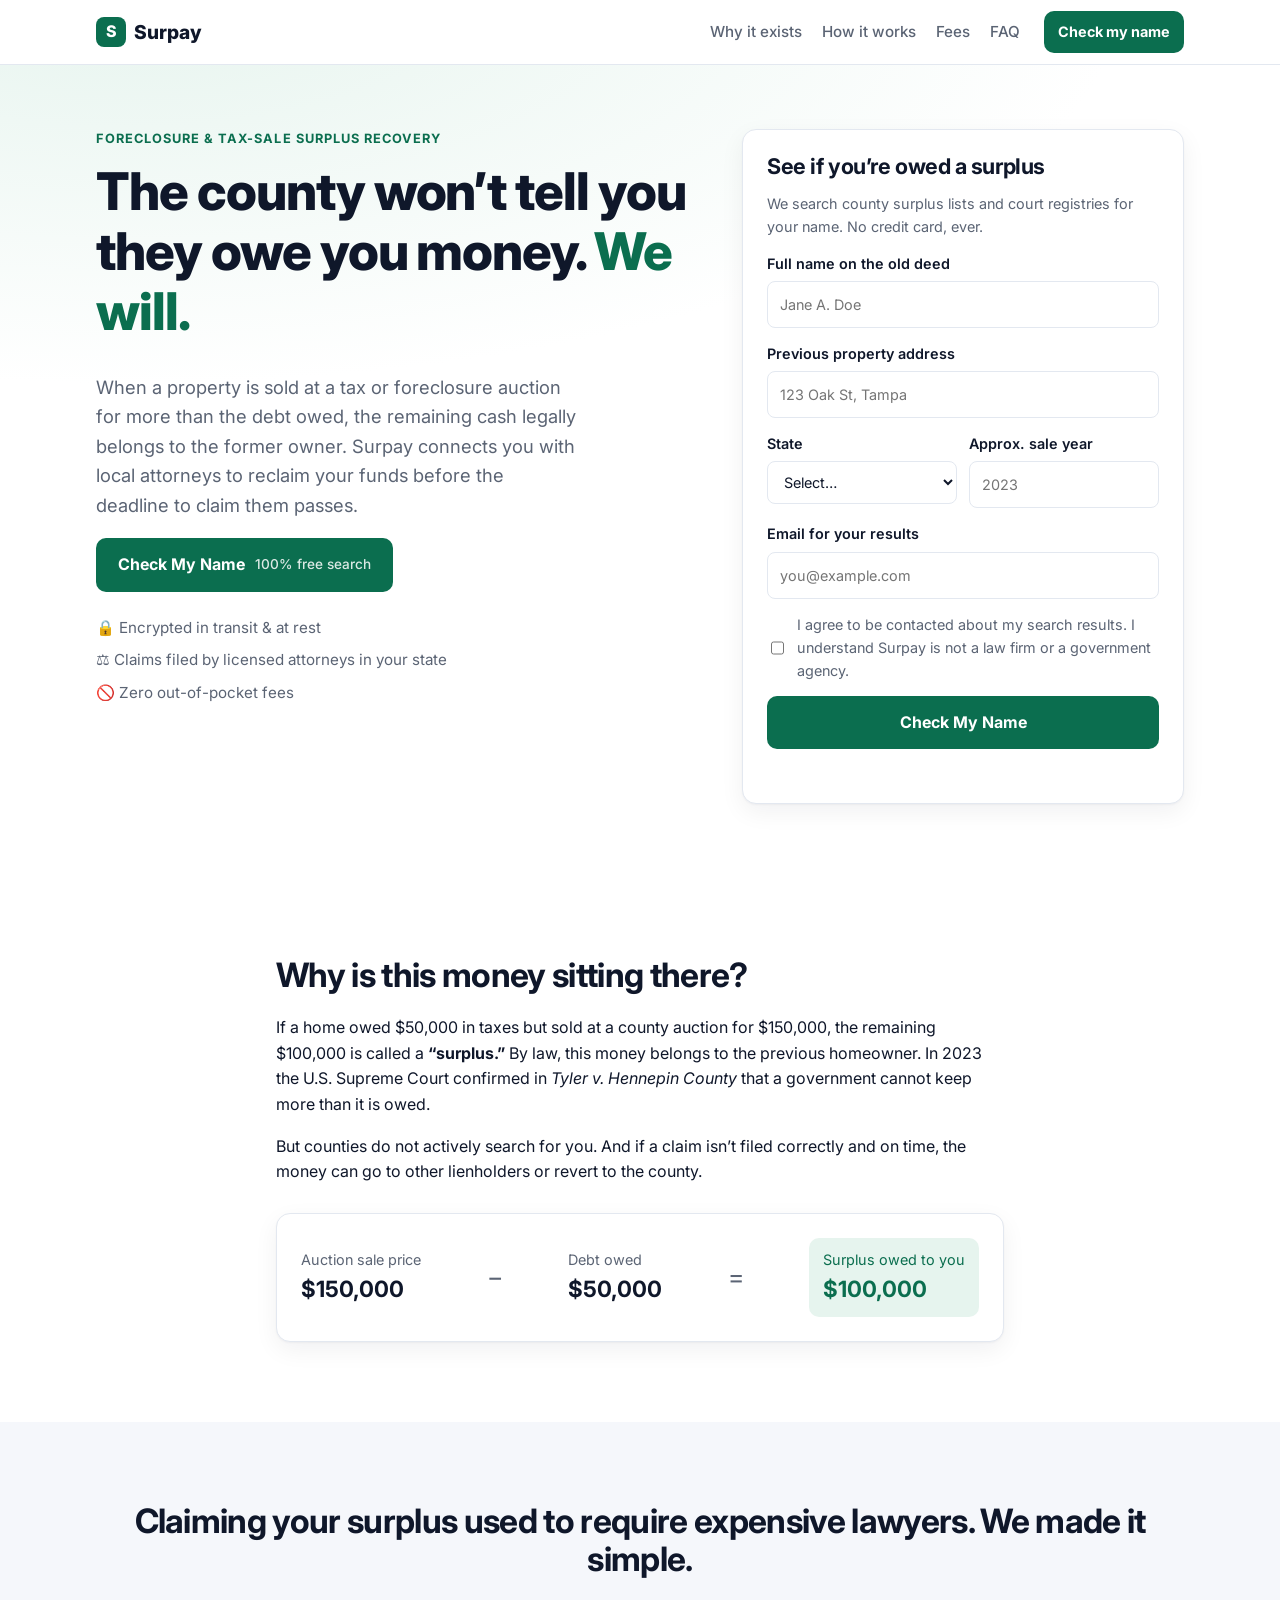
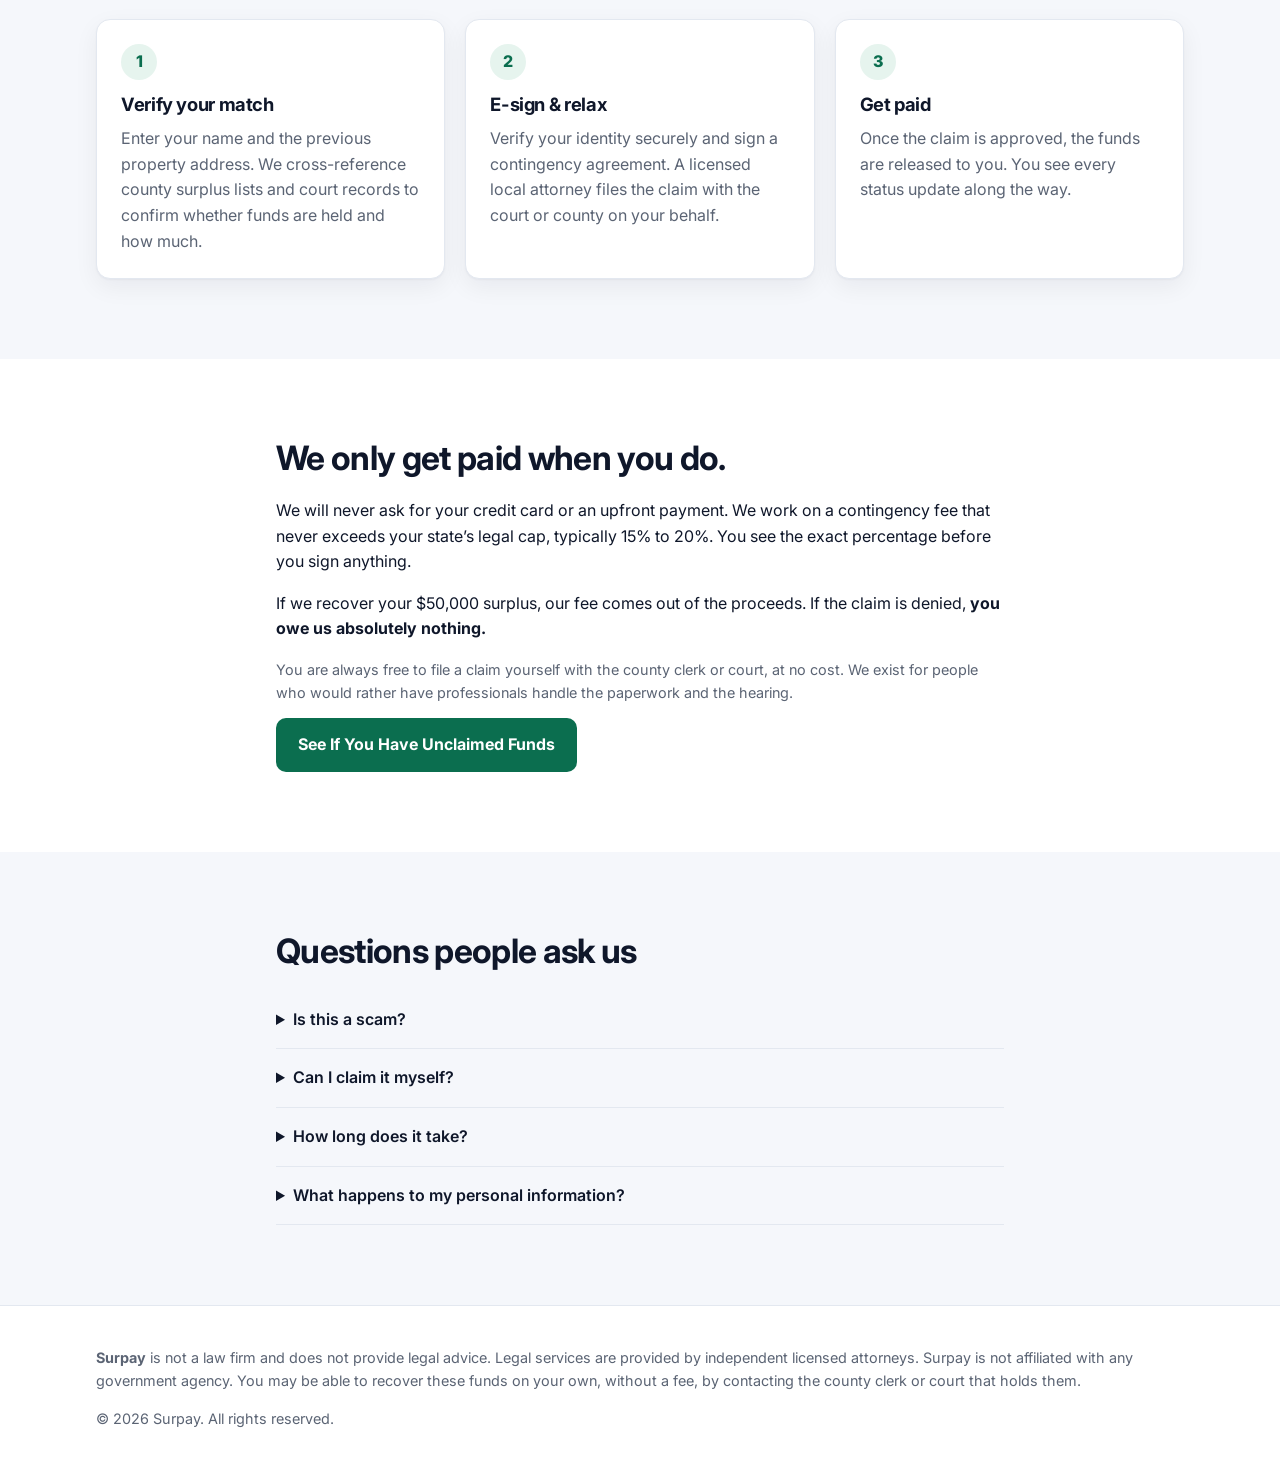
<file: index.html>
<!doctype html>
<html lang="en">
<head>
  <meta charset="utf-8">
  <meta name="viewport" content="width=device-width, initial-scale=1">
  <title>Surpay — Reclaim Your Foreclosure Surplus</title>
  <meta name="description" content="When a property sells at a tax or foreclosure auction for more than the debt owed, the surplus belongs to the former owner. Surpay helps you find and claim it. Free search, no upfront fees.">
  <link rel="preconnect" href="https://fonts.googleapis.com">
  <link rel="preconnect" href="https://fonts.gstatic.com" crossorigin>
  <link href="https://fonts.googleapis.com/css2?family=Inter:wght@400;500;600;700;800&display=swap" rel="stylesheet">
  <link rel="stylesheet" href="styles.css">
</head>
<body>
  <header class="nav">
    <div class="wrap nav-inner">
      <a class="logo" href="#top" aria-label="Surpay home">
        <span class="logo-mark" aria-hidden="true">S</span>Surpay
      </a>
      <nav class="nav-links" aria-label="Primary">
        <a href="#why">Why it exists</a>
        <a href="#how">How it works</a>
        <a href="#fees">Fees</a>
        <a href="#faq">FAQ</a>
      </nav>
      <a class="btn btn-small" href="#check">Check my name</a>
    </div>
  </header>

  <main id="top">
    <!-- Hero -->
    <section class="hero">
      <div class="wrap hero-grid">
        <div>
          <p class="eyebrow">Foreclosure &amp; tax-sale surplus recovery</p>
          <h1>The county won’t tell you they owe you money. <span class="accent">We will.</span></h1>
          <p class="lede">
            When a property is sold at a tax or foreclosure auction for more than the debt owed,
            the remaining cash legally belongs to the former owner. Surpay connects you with
            local attorneys to reclaim your funds before the deadline to claim them passes.
          </p>
          <a class="btn btn-primary" href="#check">Check My Name <span class="btn-sub">100% free search</span></a>
          <ul class="badges" aria-label="Our commitments">
            <li><span aria-hidden="true">🔒</span> Encrypted in transit &amp; at rest</li>
            <li><span aria-hidden="true">⚖️</span> Claims filed by licensed attorneys in your state</li>
            <li><span aria-hidden="true">🚫</span> Zero out-of-pocket fees</li>
          </ul>
        </div>

        <form id="check" class="card check-form" novalidate>
          <h2>See if you’re owed a surplus</h2>
          <p class="muted small">We search county surplus lists and court registries for your name. No credit card, ever.</p>
          <label>Full name on the old deed
            <input name="name" autocomplete="name" required placeholder="Jane A. Doe">
          </label>
          <label>Previous property address
            <input name="address" autocomplete="street-address" required placeholder="123 Oak St, Tampa">
          </label>
          <div class="row">
            <label>State
              <select name="state" required>
                <option value="">Select…</option>
                <option>Florida</option><option>Texas</option><option>Ohio</option>
                <option>Georgia</option><option>Arizona</option><option>Colorado</option>
                <option>Other</option>
              </select>
            </label>
            <label>Approx. sale year
              <input name="year" inputmode="numeric" placeholder="2023">
            </label>
          </div>
          <label>Email for your results
            <input name="email" type="email" autocomplete="email" required placeholder="you@example.com">
          </label>
          <label class="consent">
            <input type="checkbox" name="consent" required>
            <span>I agree to be contacted about my search results. I understand Surpay is not a law firm or a government agency.</span>
          </label>
          <button class="btn btn-primary btn-block" type="submit">Check My Name</button>
          <p class="form-msg" role="status" aria-live="polite"></p>
        </form>
      </div>
    </section>

    <!-- Section 2: Why -->
    <section id="why" class="section">
      <div class="wrap narrow">
        <h2>Why is this money sitting there?</h2>
        <p>
          If a home owed $50,000 in taxes but sold at a county auction for $150,000, the remaining
          $100,000 is called a <strong>“surplus.”</strong> By law, this money belongs to the previous
          homeowner. In 2023 the U.S. Supreme Court confirmed in <em>Tyler v. Hennepin County</em> that a
          government cannot keep more than it is owed.
        </p>
        <p>
          But counties do not actively search for you. And if a claim isn’t filed correctly and on
          time, the money can go to other lienholders or revert to the county.
        </p>
        <div class="math card">
          <div><span class="muted small">Auction sale price</span><strong>$150,000</strong></div>
          <div class="op" aria-hidden="true">−</div>
          <div><span class="muted small">Debt owed</span><strong>$50,000</strong></div>
          <div class="op" aria-hidden="true">=</div>
          <div class="hl"><span class="small">Surplus owed to you</span><strong>$100,000</strong></div>
        </div>
      </div>
    </section>

    <!-- Section 3: How -->
    <section id="how" class="section alt">
      <div class="wrap">
        <h2 class="center">Claiming your surplus used to require expensive lawyers. We made it simple.</h2>
        <ol class="steps">
          <li class="card">
            <span class="step-num">1</span>
            <h3>Verify your match</h3>
            <p>Enter your name and the previous property address. We cross-reference county surplus lists and court records to confirm whether funds are held and how much.</p>
          </li>
          <li class="card">
            <span class="step-num">2</span>
            <h3>E-sign &amp; relax</h3>
            <p>Verify your identity securely and sign a contingency agreement. A licensed local attorney files the claim with the court or county on your behalf.</p>
          </li>
          <li class="card">
            <span class="step-num">3</span>
            <h3>Get paid</h3>
            <p>Once the claim is approved, the funds are released to you. You see every status update along the way.</p>
          </li>
        </ol>
      </div>
    </section>

    <!-- Section 4: Fees -->
    <section id="fees" class="section">
      <div class="wrap narrow">
        <h2>We only get paid when you do.</h2>
        <p>
          We will never ask for your credit card or an upfront payment. We work on a contingency fee
          that never exceeds your state’s legal cap, typically 15% to 20%. You see the exact percentage
          before you sign anything.
        </p>
        <p>
          If we recover your $50,000 surplus, our fee comes out of the proceeds. If the claim is denied,
          <strong>you owe us absolutely nothing.</strong>
        </p>
        <p class="muted small">
          You are always free to file a claim yourself with the county clerk or court, at no cost.
          We exist for people who would rather have professionals handle the paperwork and the hearing.
        </p>
        <a class="btn btn-primary" href="#check">See If You Have Unclaimed Funds</a>
      </div>
    </section>

    <!-- FAQ -->
    <section id="faq" class="section alt">
      <div class="wrap narrow">
        <h2>Questions people ask us</h2>
        <details>
          <summary>Is this a scam?</summary>
          <p>It’s a fair question. You should never pay upfront to recover money that’s yours. We don’t. You can look up your case on your county clerk’s website yourself, and we’ll show you the case number so you can.</p>
        </details>
        <details>
          <summary>Can I claim it myself?</summary>
          <p>Yes. Surplus claims are public processes and you can file without us. Many people use a service because the filings, deadlines, and hearings can be complicated, especially when other lienholders compete for the same funds.</p>
        </details>
        <details>
          <summary>How long does it take?</summary>
          <p>It depends on the county and whether the claim is contested. Uncontested claims commonly resolve in a few months.</p>
        </details>
        <details>
          <summary>What happens to my personal information?</summary>
          <p>We use it only to search for and file your claim. We never sell it.</p>
        </details>
      </div>
    </section>
  </main>

  <footer class="footer">
    <div class="wrap">
      <p><strong>Surpay</strong> is not a law firm and does not provide legal advice. Legal services are provided by independent licensed attorneys. Surpay is not affiliated with any government agency. You may be able to recover these funds on your own, without a fee, by contacting the county clerk or court that holds them.</p>
      <p class="muted small">© <span id="yr"></span> Surpay. All rights reserved.</p>
    </div>
  </footer>

  <script src="app.js"></script>
</body>
</html>
</file>
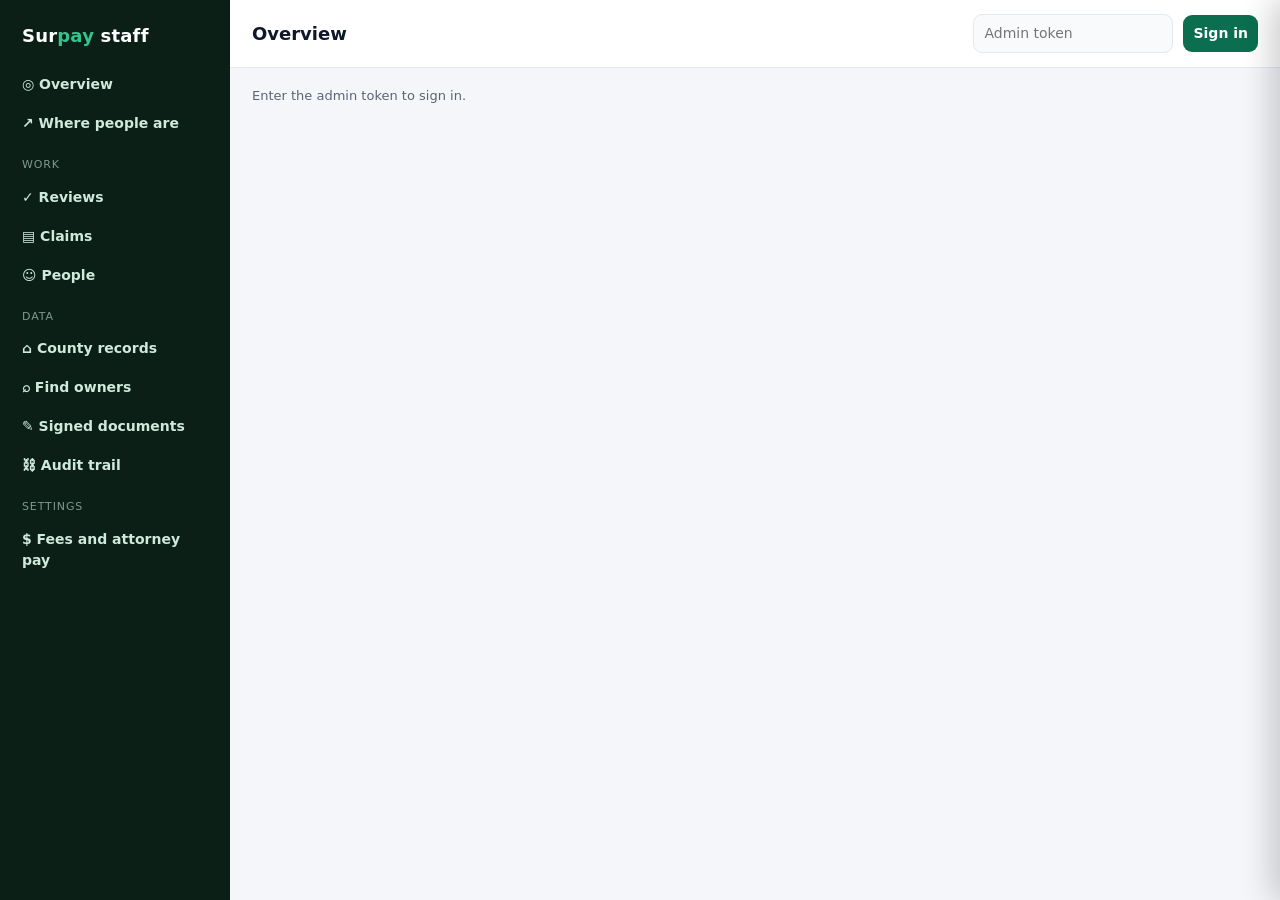
<file: backend/surpay/static/admin.html>
<!doctype html>
<html lang="en">
<head>
<meta charset="utf-8">
<meta name="viewport" content="width=device-width, initial-scale=1">
<meta name="robots" content="noindex">
<title>Surpay Staff</title>
<style>
  :root {
    --bg:#f4f6fa; --card:#ffffff; --sunk:#f8fafc; --text:#0f172a; --muted:#5b6474; --line:#e3e8f0;
    --brand:#0b6e4f; --brand-soft:#e6f4ee; --blue:#2563eb; --warn:#8a5a00; --bad:#b42318;
    --urgent:#b91c1c; --soon:#b45309; --safe:#15803d; --expired:#6b7280; --side:#0b1f17; --side-text:#cfe9dd;
    --shadow:0 1px 2px rgba(15,23,42,.06), 0 4px 16px rgba(15,23,42,.05);
  }
  :root:not([data-theme="light"]) { color-scheme: light dark; }
  @media (prefers-color-scheme: dark) { :root:not([data-theme="light"]) {
    --bg:#0b1120; --card:#131c2e; --sunk:#0f1726; --text:#e6eaf2; --muted:#9aa4b5; --line:#23304a; --brand:#34c38f;
    --brand-soft:#123326; --blue:#7aa7ff; --warn:#f2c26b; --bad:#ff8a80; --urgent:#ff8a80; --soon:#f6c26b; --safe:#5bd68c;
    --expired:#a3aab8; --side:#060c18; --side-text:#b9c7dc; --shadow:none; } }
  * { box-sizing:border-box; }
  body { margin:0; background:var(--bg); color:var(--text); font:14px/1.5 system-ui, -apple-system, "Segoe UI", sans-serif; }
  a { color:var(--blue); }
  .shell { display:grid; grid-template-columns: 230px 1fr; min-height:100vh; }
  aside#side { background:var(--side); color:var(--side-text); padding:18px 12px; position:sticky; top:0; height:100vh; overflow:auto; }
  aside .brand { font-weight:800; font-size:18px; color:#fff; padding:4px 10px 16px; letter-spacing:.2px; }
  aside .brand span { color:#34c38f; }
  aside button.nav { display:flex; width:100%; gap:10px; align-items:center; background:transparent; color:var(--side-text);
    border:0; padding:9px 10px; border-radius:10px; font-weight:600; text-align:left; cursor:pointer; font-size:14px; }
  aside button.nav:hover { background:rgba(255,255,255,.07); }
  aside button.nav.on { background:#34c38f22; color:#fff; box-shadow: inset 3px 0 0 #34c38f; }
  aside .count { margin-left:auto; background:#34c38f33; color:#fff; border-radius:999px; padding:0 8px; font-size:12px; }
  aside .sep { font-size:11px; text-transform:uppercase; letter-spacing:.08em; opacity:.6; padding:14px 10px 4px; }
  header { display:flex; gap:10px; align-items:center; padding:14px 22px; background:var(--card); border-bottom:1px solid var(--line);
    position:sticky; top:0; z-index:5; }
  header h1 { font-size:18px; margin:0; flex:1; }
  main { padding:18px 22px 60px; display:grid; gap:16px; }
  input, select, button, textarea { font:inherit; padding:8px 10px; border-radius:9px; border:1px solid var(--line); background:var(--sunk); color:var(--text); }
  button { background:var(--brand); color:#fff; border:0; font-weight:600; cursor:pointer; }
  button.secondary { background:transparent; color:var(--text); border:1px solid var(--line); }
  button.danger { background:var(--bad); }
  button:disabled { opacity:.5; cursor:default; }
  .card { background:var(--card); border:1px solid var(--line); border-radius:14px; padding:16px 18px; box-shadow:var(--shadow); }
  .card h2 { font-size:16px; margin:0 0 10px; }
  h3 { font-size:12px; margin:14px 0 6px; color:var(--muted); text-transform:uppercase; letter-spacing:.06em; }
  .row { display:flex; gap:8px; flex-wrap:wrap; align-items:center; }
  .muted { color:var(--muted); font-size:13px; }
  .kpis { display:grid; grid-template-columns: repeat(auto-fit, minmax(150px, 1fr)); gap:10px; }
  .kpi { background:var(--sunk); border:1px solid var(--line); border-radius:12px; padding:12px 14px; cursor:default; }
  .kpi.click { cursor:pointer; } .kpi.click:hover { border-color:var(--brand); }
  .kpi b { display:block; font-size:22px; letter-spacing:-.3px; } .kpi span { color:var(--muted); font-size:12px; }
  .grid2 { display:grid; grid-template-columns: repeat(auto-fit, minmax(340px, 1fr)); gap:16px; }
  table { width:100%; border-collapse:collapse; font-size:13px; }
  th, td { text-align:left; padding:8px 8px; border-bottom:1px solid var(--line); vertical-align:top; }
  th { color:var(--muted); font-weight:600; font-size:12px; white-space:nowrap; position:sticky; top:0; background:var(--card); }
  th.sort { cursor:pointer; user-select:none; } th.sort:hover { color:var(--text); }
  th .dir { opacity:.8; }
  td.num, th.num { text-align:right; font-variant-numeric: tabular-nums; }
  tr.click { cursor:pointer; } tr.click:hover td { background:var(--sunk); }
  .tablewrap { overflow:auto; max-height:70vh; border:1px solid var(--line); border-radius:12px; }
  .pill { display:inline-block; padding:2px 10px; border-radius:999px; font-size:12px; font-weight:600; border:1px solid var(--line); white-space:nowrap; }
  .pill.pending { color:var(--warn); } .pill.approved { color:var(--safe); } .pill.rejected { color:var(--bad); }
  .stage { display:inline-block; padding:2px 9px; border-radius:7px; font-size:12px; font-weight:600; background:var(--brand-soft); color:var(--brand); }
  .clock { display:inline-flex; align-items:center; gap:6px; padding:2px 10px; border-radius:999px; font-size:12px; font-weight:700; white-space:nowrap; }
  .clock::before { content:""; width:8px; height:8px; border-radius:50%; background:currentColor; }
  .track { height:6px; border-radius:3px; background:var(--line); overflow:hidden; margin-top:4px; min-width:90px; }
  .track > div { height:100%; border-radius:3px; }
  .tile { border-radius:12px; padding:12px; cursor:pointer; border:1px solid transparent; }
  .tile b { display:block; font-size:22px; } .tile span { font-size:12px; font-weight:600; }
  .tile:hover { border-color:currentColor; }
  .bar { height:10px; background:var(--brand); border-radius:0 4px 4px 0; min-width:2px; }
  .funnel { display:grid; grid-template-columns: 200px 1fr 70px 60px; gap:6px 10px; align-items:center; font-size:13px; }
  .funnel .lbl { color:var(--text); } .funnel .pct { color:var(--muted); text-align:right; font-variant-numeric: tabular-nums; }
  .funnel .n { text-align:right; font-weight:700; font-variant-numeric: tabular-nums; }
  .cols { display:flex; align-items:flex-end; gap:6px; height:110px; padding-top:6px; }
  .cols div { flex:1; background:var(--brand); border-radius:4px 4px 0 0; min-height:2px; position:relative; }
  .cols div:hover { opacity:.8; }
  .alert { padding:10px 12px; border-radius:10px; background:#fff1d6; color:#6b4a00; margin:6px 0; font-weight:600; }
  @media (prefers-color-scheme: dark) { :root:not([data-theme="light"]) .alert { background:#33260f; color:#f6c26b; } }
  .grid { display:grid; grid-template-columns: 170px 1fr; gap:6px 12px; }
  .grid > div:nth-child(odd) { color:var(--muted); font-size:13px; }
  .docs { display:flex; gap:10px; flex-wrap:wrap; margin-top:8px; }
  .docs img { width:150px; height:110px; object-fit:cover; border-radius:8px; border:1px solid var(--line); cursor:zoom-in; }
  ol { margin:4px 0; padding-left:20px; }
  code, .mono { font-family: ui-monospace, SFMono-Regular, Menlo, monospace; font-size:12px; word-break:break-all; }
  #banner { display:none; margin:0; padding:10px 22px; background:#fff1d6; color:#6b4a00; font-weight:600; }
  #msg { margin:0; }
  /* Detail drawer */
  #scrim { position:fixed; inset:0; background:rgba(2,6,23,.45); display:none; z-index:20; }
  #drawer { color:var(--text); position:fixed; top:0; right:0; height:100vh; width:min(760px, 100vw); background:var(--bg); z-index:21;
    transform:translateX(100%); transition:transform .2s ease; overflow:auto; box-shadow:-8px 0 30px rgba(0,0,0,.2); }
  #drawer.open { transform:none; } #scrim.open { display:block; }
  #drawer .top { position:sticky; top:0; background:var(--card); border-bottom:1px solid var(--line); padding:14px 18px; display:flex; gap:10px; align-items:center; z-index:2; }
  #drawer .top h2 { margin:0; font-size:17px; flex:1; }
  #drawer .body { padding:16px 18px; display:grid; gap:14px; }
  .login { max-width:420px; margin:12vh auto; }
  @media (max-width: 860px) {
    .shell { grid-template-columns: 1fr; }
    aside#side { position:static; height:auto; display:flex; gap:4px; overflow-x:auto; padding:8px; }
    aside .brand, aside .sep { display:none; }
    aside button.nav { white-space:nowrap; width:auto; }
    .funnel { grid-template-columns: 120px 1fr 50px 44px; }
    .grid { grid-template-columns: 1fr; }
    main, header { padding-left:16px; padding-right:16px; }
  }
</style>
</head>
<body>
<div class="shell">
  <aside id="side">
    <div class="brand">Sur<span>pay</span> staff</div>
    <button class="nav" data-view="overview">◎ Overview</button>
    <button class="nav" data-view="insights">↗ Where people are</button>
    <div class="sep">Work</div>
    <button class="nav" data-view="reviews">✓ Reviews <span class="count" id="cnt-reviews"></span></button>
    <button class="nav" data-view="claims">▤ Claims</button>
    <button class="nav" data-view="users">☺ People</button>
    <div class="sep">Data</div>
    <button class="nav" data-view="records">⌂ County records</button>
    <button class="nav" data-view="trace">⌕ Find owners</button>
    <button class="nav" data-view="documents">✎ Signed documents</button>
    <button class="nav" data-view="audit">⛓ Audit trail</button>
    <div class="sep">Settings</div>
    <button class="nav" data-view="fees">$ Fees and attorney pay</button>
  </aside>
  <div>
    <header>
      <h1 id="title">Overview</h1>
      <input id="token" type="password" placeholder="Admin token" autocomplete="off" style="width:200px">
      <button id="load">Sign in</button>
      <select id="view" style="display:none">
        <option value="overview"></option><option value="insights"></option><option value="reviews"></option>
        <option value="claims"></option><option value="records"></option><option value="users"></option>
        <option value="documents"></option><option value="trace"></option><option value="fees"></option><option value="audit"></option>
      </select>
    </header>
    <p id="banner"></p>
    <main>
      <p id="msg" class="muted"></p>
      <div id="view-root" style="display:grid;gap:16px"></div>
    </main>
  </div>
</div>
<div id="scrim"></div>
<aside id="drawer" aria-label="Details"><div class="top"><h2 id="drawer-title"></h2>
  <button class="secondary" id="drawer-close">Close ✕</button></div><div class="body" id="drawer-body"></div></aside>
<script>
const STATUSES = ["requested","identity_submitted","agreement_signed","identity_verified","attorney_assigned","filed","hearing_pending","approved","paid","denied","withdrawn"];
const STAGE = { requested: "Claim started", identity_submitted: "ID submitted", agreement_signed: "Agreement signed",
  identity_verified: "Waiting for attorney", attorney_assigned: "Attorney working", filed: "Filed", hearing_pending: "County / court",
  approved: "Approved", paid: "Money released", denied: "Denied", withdrawn: "Withdrawn" };
const TITLES = { overview: "Overview", insights: "Where people are", reviews: "Reviews", claims: "Claims", records: "County records",
  users: "People", trace: "Find owners", documents: "Signed documents", audit: "Audit trail", fees: "Fees and attorney pay" };
const URGENCY = { urgent: "60 days or less", soon: "2 to 6 months", safe: "over 6 months", expired: "deadline passed", unknown: "no fixed deadline", met: "filed in time" };
const URGENCY_COLOR = { urgent: "var(--urgent)", soon: "var(--soon)", safe: "var(--safe)", expired: "var(--expired)", unknown: "var(--muted)" };

const $ = (s) => document.querySelector(s);
const tokenInput = $("#token");
try { tokenInput.value = sessionStorage.getItem("surpay-admin") || ""; } catch {}
// The app's "Admin demo" button opens /admin#demo=<pass>. Take the pass, then clear it from the address bar.
const demoPass = (location.hash.match(/demo=([^&]+)/) || [])[1];
if (demoPass) { tokenInput.value = decodeURIComponent(demoPass); history.replaceState(null, "", location.pathname); }

function el(tag, attrs = {}, ...children) {
  const n = document.createElement(tag);
  for (const [k, v] of Object.entries(attrs || {})) {
    if (v == null || v === false) continue;
    if (k === "class") n.className = v; else if (k.startsWith("on")) n.addEventListener(k.slice(2), v); else n.setAttribute(k, v);
  }
  for (const c of children.flat()) if (c != null && c !== false) n.append(c instanceof Node ? c : document.createTextNode(String(c)));
  return n;
}
const money = (c) => "$" + ((c || 0) / 100).toLocaleString("en-US", { minimumFractionDigits: 2, maximumFractionDigits: 2 });
const money0 = (c) => "$" + Math.round((c || 0) / 100).toLocaleString("en-US");
const when = (s) => s ? new Date(s).toLocaleString() : "";
const day = (s) => s ? new Date(s).toLocaleDateString() : "";
const kpi = (label, value, onclick) => el("div", { class: "kpi" + (onclick ? " click" : ""), onclick, title: onclick ? "Open" : null }, el("b", {}, value), el("span", {}, label));
const stage = (s) => el("span", { class: "stage" }, STAGE[s] || s);

async function api(path, opts = {}) {
  const r = await fetch(path, { ...opts, headers: { "X-Admin-Token": tokenInput.value, "Content-Type": "application/json", ...(opts.headers || {}) } });
  if (!r.ok) throw new Error((await r.json().catch(() => ({}))).detail || r.statusText);
  return r;
}
const getJson = async (path) => (await api(path)).json();

// ---- Sortable tables: click a header to sort; click a row to open its details. ----
function sortableTable(cols, rows, onRow, opts = {}) {
  let key = opts.sortKey || null, dir = opts.sortDir || -1;
  const wrap = el("div", { class: "tablewrap" });
  const draw = () => {
    const sorted = key ? [...rows].sort((a, b) => {
      const c = cols.find(c => c.key === key);
      const va = c.sort ? c.sort(a) : a[key], vb = c.sort ? c.sort(b) : b[key];
      if (va == null && vb == null) return 0; if (va == null) return 1; if (vb == null) return -1;
      return (typeof va === "number" && typeof vb === "number" ? va - vb : String(va).localeCompare(String(vb))) * dir;
    }) : rows;
    const head = el("tr", {}, ...cols.map(c => el("th", {
      class: (c.num ? "num " : "") + (c.nosort ? "" : "sort"), title: c.nosort ? null : "Sort",
      onclick: c.nosort ? null : () => { dir = key === c.key ? -dir : (c.num ? -1 : 1); key = c.key; draw(); },
    }, c.label, key === c.key ? el("span", { class: "dir" }, dir > 0 ? " ▲" : " ▼") : "")));
    const body = sorted.map(r => el("tr", { class: onRow ? "click" : "", onclick: onRow ? () => onRow(r) : null },
      ...cols.map(c => el("td", { class: c.num ? "num" : "" }, c.render ? c.render(r) : (r[c.key] ?? "")))));
    wrap.replaceChildren(el("table", {}, el("thead", {}, head), el("tbody", {}, ...(body.length ? body
      : [el("tr", {}, el("td", { colspan: cols.length, class: "muted" }, opts.empty || "Nothing here."))]))));
  };
  draw();
  return wrap;
}

// ---- Drawer with full details ----
function openDrawer(title, ...nodes) {
  $("#drawer-title").textContent = title;
  $("#drawer-body").replaceChildren(...nodes.flat().filter(Boolean));
  $("#drawer").classList.add("open"); $("#scrim").classList.add("open");
  $("#drawer").scrollTop = 0;
}
function closeDrawer() { $("#drawer").classList.remove("open"); $("#scrim").classList.remove("open"); }
$("#drawer-close").onclick = closeDrawer; $("#scrim").onclick = closeDrawer;
document.addEventListener("keydown", e => { if (e.key === "Escape") closeDrawer(); });
const loading = () => el("p", { class: "muted" }, "Loading…");
const card = (title, ...kids) => el("section", { class: "card" }, title ? el("h2", {}, title) : null, ...kids);
const pairs = (obj) => el("div", { class: "grid" }, ...Object.entries(obj).filter(([, v]) => v != null && v !== "")
  .flatMap(([k, v]) => [el("div", {}, k), el("div", {}, v instanceof Node ? v : String(v))]));

function auditTable(entries) {
  return sortableTable([
    { key: "id", label: "#", num: true },
    { key: "at", label: "When", render: e => when(e.at) },
    { key: "action", label: "What" },
    { key: "actor_type", label: "Who", render: e => `${e.actor_type}${e.actor_id ? " " + e.actor_id : ""}` },
    { key: "entity_type", label: "On", render: e => e.entity_type ? `${e.entity_type} ${e.entity_id ?? ""}` : "" },
    { key: "ip", label: "IP / device", render: e => el("span", {}, e.ip || "–", el("div", { class: "muted" }, e.device_info || e.user_agent || "")) },
  ], entries, e => openDrawer(`Audit entry #${e.id}`, card("", pairs({ When: when(e.at), Action: e.action, Actor: `${e.actor_type} ${e.actor_id ?? ""}`,
    Entity: `${e.entity_type} ${e.entity_id ?? ""}`, IP: e.ip, Device: e.device_info, "Device id": e.device_id, "User agent": e.user_agent,
    "Chain hash": el("span", { class: "mono" }, e.hash) }), el("h3", {}, "Details"), el("pre", { class: "mono" }, JSON.stringify(e.details, null, 2)))),
    { sortKey: "id", sortDir: -1, empty: "No activity yet." });
}

// ---- Detail drawers ----
async function showClaim(id) {
  openDrawer(`Claim SP-${String(id).padStart(6, "0")}`, loading());
  try {
    const c = await getJson(`/admin/claims/${id}/detail`);
    const pay = c.pay || {};
    const p = c.provenance || {};
    openDrawer(`Claim ${c.reference_code} · ${c.user.full_name}`,
      card("At a glance", el("div", { class: "kpis" },
        kpi("amount", money(c.amount_cents)), kpi("stage", STAGE[c.status] || c.status),
        kpi("client fee", money(pay.client_fee_cents)), kpi("attorney pay", money(pay.total_cents)),
        kpi("Surpay keeps", money(pay.surpay_margin_cents))),
        pay.low_margin ? el("div", { class: "alert" }, "Low margin: Surpay keeps under 40% of the client's fee on this case.") : null,
        el("div", { class: "row", style: "margin-top:10px" }, clock(c.deadline),
          el("button", { class: "secondary", onclick: () => showUser(c.user.id) }, "Open claimant"),
          el("button", { class: "secondary", onclick: () => showRecord(c.record_id) }, "Open county record"))),
      card("Where this record came from", pairs({ Source: p.description || p.source, Publisher: p.publisher,
        "File type": p.file_type, "County file": p.file_url ? el("a", { href: p.file_url, target: "_blank", rel: "noopener" }, "Open the county's list") : "",
        "First seen": when(p.first_seen), "Last seen": when(p.last_seen) })),
      (c.signed_documents || []).length ? card("Signed documents", ...c.signed_documents.map(docRow)) : null,
      render(c),
      card("Activity on this claim", auditTable(c.activity || [])));
  } catch (e) { openDrawer("Claim", el("p", {}, e.message)); }
}

async function showRecord(id) {
  openDrawer("County record", loading());
  try {
    const r = await getJson(`/admin/records/${id}`);
    const p = r.provenance, f = r.filing_method || {};
    openDrawer(`${r.owner_name} · ${money(r.amount_cents)}`,
      card("Record", pairs({ County: `${r.county} County, ${r.state}`, Reference: r.reference, "Listed owner": r.owner_name,
        "Owner address": r.owner_address, Amount: money(r.amount_cents), "Sale type": r.sale_type.replace(/_/g, " "),
        "Sale date": r.sale_date || "not in the list", Status: r.status, "Time left": clock(r.deadline) || "" }),
        r.deadline ? el("p", { class: "muted" }, r.deadline.message) : null),
      card("", el("div", { class: "row" }, el("button", { onclick: () => showTrace(r.id) }, "Find the owner"))),
      card("Where it came from", pairs({ Source: `${p.description} (${p.source})`, Publisher: p.publisher,
        "File type": p.file_type, "County file": p.file_url ? el("a", { href: p.file_url, target: "_blank", rel: "noopener" }, p.file_url) : "",
        "List page": p.list_page ? el("a", { href: p.list_page, target: "_blank", rel: "noopener" }, p.list_page) : "",
        "Updated": p.update_frequency, "Key in that list": el("span", { class: "mono" }, p.source_key),
        "First seen": when(p.first_seen), "Last seen": when(p.last_seen), "Last successful scrape": when(p.last_successful_run),
        Notes: p.registry_notes }),
        el("h3", {}, "Each field as read from the county's file"),
        sortableTable([{ key: "k", label: "Column" }, { key: "v", label: "Value", render: x => el("span", { class: "mono" }, x.v) }],
          Object.entries(r.raw || {}).map(([k, v]) => ({ k, v: typeof v === "string" ? v : JSON.stringify(v) })), null, { empty: "No raw fields kept." })),
      card("How it's filed", pairs({ Kind: f.kind, Method: f.method, Where: f.where, Address: f.address, Notarized: f.notarized,
        Fee: f.fee, "Who may file": f.who_may_file, Processing: f.processing, Notes: f.notes }),
        ...(f.forms || []).map(x => el("div", {}, el("a", { href: x.url, target: "_blank", rel: "noopener" }, x.name)))),
      card(`Claims on this record (${r.claims.length})`, sortableTable([
        { key: "ref", label: "Claim" }, { key: "claimant", label: "Claimant" }, { key: "status", label: "Stage", render: x => stage(x.status) }],
        r.claims, x => showClaim(x.id), { empty: "No one has claimed it yet." })));
  } catch (e) { openDrawer("County record", el("p", {}, e.message)); }
}

async function showUser(id) {
  openDrawer("Person", loading());
  try {
    const u = await getJson(`/admin/users/${id}`);
    const suspend = async (decision) => {
      const note = decision === "rejected" ? prompt(`Suspend ${u.email}? Reason (kept in the audit log):`) : "";
      if (decision === "rejected" && !note) return;
      try { await api(`/admin/users/${u.id}/suspend`, { method: "POST", body: JSON.stringify({ decision, note }) }); showUser(id); }
      catch (e) { alert(e.message); }
    };
    openDrawer(`${u.name} · ${u.app_number}`,
      card("Account", pairs({ "App number": el("b", {}, u.app_number), Email: u.email, Phone: u.phone, Role: u.role, Joined: u.created,
        "ID check": u.identity || "not submitted", "Email confirmed": when(u.email_verified_at) || "not yet",
        "Phone confirmed": when(u.phone_verified_at) || "not yet",
        Attorney: u.attorney ? `${u.attorney.status} · ${u.attorney.bar} · ${u.attorney.counties.join(", ")}${u.attorney.available ? "" : " · paused"}` : "",
        Homes: u.addresses.join(" · ") }),
        u.suspended ? el("div", { class: "alert" }, "Suspended: " + u.suspended_reason) : null,
        el("div", { class: "row", style: "margin-top:10px" }, u.suspended
          ? el("button", { class: "secondary", onclick: () => suspend("approved") }, "Reinstate")
          : el("button", { class: "danger", onclick: () => suspend("rejected") }, "Suspend"))),
      card(`Claims and cases (${u.claims.length})`, sortableTable([
        { key: "ref", label: "Claim" }, { key: "as", label: "As" }, { key: "county", label: "County" },
        { key: "amount_cents", label: "Amount", num: true, render: x => money(x.amount_cents) },
        { key: "status", label: "Stage", render: x => stage(x.status) }], u.claims, x => showClaim(x.id), { empty: "None." })),
      (u.documents || []).length ? card("Signed documents", ...u.documents.map(docRow)) : null,
      card("Activity (audit trail)", auditTable(u.activity)));
  } catch (e) { openDrawer("Person", el("p", {}, e.message)); }
}

function docRow(d) {
  return el("div", { class: "row", style: "justify-content:space-between;border-bottom:1px solid var(--line);padding:6px 0" },
    el("div", {}, el("b", {}, d.title), el("div", { class: "muted" }, `${d.signer_name} · ${d.signed_at_display}`),
      el("div", { class: "mono muted" }, "fingerprint " + d.doc_id + (d.two_factor ? " · email + phone confirmed" : ""))),
    el("div", { class: "row" },
      el("button", { class: "secondary", onclick: () => showDocument(d.doc_id) }, "Evidence"),
      el("button", { class: "secondary", onclick: () => openPdf(`/admin/documents/${d.doc_id}/pdf`) }, "Open PDF")));
}
async function openPdf(path) {
  try { const blob = await (await api(path)).blob(); window.open(URL.createObjectURL(blob), "_blank"); } catch (e) { alert(e.message); }
}
async function showDocument(docId) {
  openDrawer("Signed document", loading());
  try {
    const d = await getJson(`/admin/documents/${docId}`);
    openDrawer(`${d.title} · ${d.doc_id}`,
      card("Signature evidence", pairs({ Fingerprint: el("span", { class: "mono" }, d.doc_id), "SHA-256": el("span", { class: "mono" }, d.sha256),
        Signer: d.signer_name, Signed: d.signed_at_display, "Time zone": d.time_zone, "IP address": d.ip_address, Device: d.device,
        "Device id": d.device_id, "Email confirmed": `${d.email} · ${when(d.email_verified_at)}`,
        "Phone confirmed": `${d.phone} · ${when(d.phone_verified_at)}`, "Audit entry": d.audit_id ? `#${d.audit_id}` : "",
        Claim: d.claim_id ? el("a", { href: "#", onclick: (e) => { e.preventDefault(); showClaim(d.claim_id); } }, `SP-${String(d.claim_id).padStart(6, "0")}`) : "",
        Person: d.user_id ? el("a", { href: "#", onclick: (e) => { e.preventDefault(); showUser(d.user_id); } }, "Open person") : "" }),
        el("div", { class: "row", style: "margin-top:10px" }, el("button", { onclick: () => openPdf(`/admin/documents/${d.doc_id}/pdf`) }, "Open the signed PDF"))),
      card("What was filled in (SSN masked)", pairs(d.data || {})));
  } catch (e) { openDrawer("Signed document", el("p", {}, e.message)); }
}

// ---- Views ----
async function viewOverview(root) {
  const o = await getJson("/admin/overview");
  const r = o.records, p = o.people, c = o.claims;
  const maxCounty = Math.max(1, ...r.by_county.map(x => x.total_cents));
  root.append(
    o.alerts.length ? card("Needs attention", ...o.alerts.map(a => el("div", { class: "alert" }, a))) : null,
    card("County records we track", el("div", { class: "kpis" },
      kpi("records listed now", r.listed.toLocaleString(), () => go("records")), kpi("total surplus", money0(r.total_cents), () => go("records")),
      kpi("counties with records", r.counties), kpi("new in last 7 days", r.new_last_7_days.toLocaleString()),
      kpi("no longer listed", r.delisted.toLocaleString()), kpi("counties in registry", (o.registry.total || 0).toLocaleString()))),
    card("Legal deadlines on listed money",
      el("p", { class: "muted" }, "Each record's last day to claim, from its sale date and the state's law. Click a group to see the records."),
      el("div", { class: "kpis" }, ...["urgent", "soon", "safe", "expired", "unknown"].map(k => {
        const v = r.deadlines[k];
        return el("div", { class: "tile", style: `color:${URGENCY_COLOR[k]};background:color-mix(in srgb, ${URGENCY_COLOR[k]} 10%, transparent)`,
          onclick: () => { recUrgency = k; recPage = 1; go("records"); } },
          el("b", {}, v.records.toLocaleString()), el("span", {}, `${URGENCY[k]} · ${money0(v.total_cents)}`));
      })),
      el("div", { class: "row", style: "margin-top:8px" },
        el("span", { class: "pill rejected" }, `Next 30 days: ${r.deadlines.next_30_days.records} records, ${money0(r.deadlines.next_30_days.total_cents)}`),
        el("span", { class: "pill pending" }, `Next 90 days: ${r.deadlines.next_90_days.records} records, ${money0(r.deadlines.next_90_days.total_cents)}`))),
    el("div", { class: "grid2" },
      card("Claims", el("div", { class: "kpis" }, kpi("claims", c.total, () => go("claims")), kpi("active", c.active, () => go("claims")),
          kpi("fees in pipeline", money0(c.pipeline_fee_cents)), kpi("recovered for clients", money0(c.recovered_cents)),
          kpi("attorney payouts due", money0(c.payouts_due_cents))),
        el("h3", {}, "By stage (click to open)"),
        sortableTable([{ key: "s", label: "Stage", render: x => stage(x.s) }, { key: "n", label: "Claims", num: true }],
          STATUSES.filter(s => c.by_status[s]).map(s => ({ s, n: c.by_status[s] })), x => { claimFilter = x.s; go("claims"); },
          { empty: "No claims yet." })),
      card("People", el("div", { class: "kpis" }, kpi("accounts", p.accounts, () => go("users")), kpi("claimants", p.claimants, () => go("users")),
        kpi("IDs waiting", p.ids_pending, () => go("reviews")), kpi("IDs verified", p.ids_approved),
        kpi("attorneys approved", p.attorneys_approved, () => go("users")), kpi("attorneys waiting", p.attorneys_pending, () => go("reviews")),
        kpi("suspended", p.suspended)))),
    card("Records by county",
      sortableTable([
        { key: "county", label: "County", render: x => `${x.county} County, ${x.state}` },
        { key: "records", label: "Records", num: true, render: x => x.records.toLocaleString() },
        { key: "total_cents", label: "Total", num: true, render: x => money0(x.total_cents) },
        { key: "largest_cents", label: "Largest", num: true, render: x => money0(x.largest_cents) },
        { key: "bar", label: "", nosort: true, render: x => el("div", { class: "bar", title: money0(x.total_cents), style: `width:${Math.round(100 * x.total_cents / maxCounty)}%` }) },
      ], r.by_county, x => { recCounty = x.county; recState = x.state; recPage = 1; go("records"); }, { sortKey: "total_cents" }),
      el("div", { class: "row", style: "margin-top:8px" },
        el("button", { class: "secondary", onclick: () => download("/admin/records.csv", "surpay-records.csv") }, "Export records (CSV)"),
        el("button", { class: "secondary", onclick: () => download("/admin/claims.csv", "surpay-claims.csv") }, "Export claims (CSV)"))),
    card("County data sources", sortableTable([
      { key: "healthy", label: "", render: s => s.healthy ? "✓" : "⚠", sort: s => s.healthy ? 1 : 0 },
      { key: "description", label: "Source", render: s => el("span", {}, s.description || s.source, s.last_error ? el("div", { class: "muted" }, s.last_error) : null) },
      { key: "records", label: "Records", num: true },
      { key: "hours_since_success", label: "Last success", num: true, render: s => s.hours_since_success == null ? "never" : `${s.hours_since_success} h ago` },
      { key: "run", label: "", nosort: true, render: s => el("button", { class: "secondary", onclick: async (e) => { e.stopPropagation();
        try { alert((await (await api(`/admin/sources/${s.source}/scrape`, { method: "POST" })).json()).message); } catch (err) { alert(err.message); } } }, "Refresh now") },
    ], o.sources, s => { recSource = s.source; go("records"); }, { sortKey: "records" })));
}

async function viewInsights(root) {
  const i = await getJson("/admin/insights");
  const top = Math.max(1, ...i.journey.map(s => s.count));
  const wk = Math.max(1, ...i.weeks.map(w => Math.max(w.claimants, w.claims)));
  root.append(
    card("Claimant journey",
      el("p", { class: "muted" }, "How many people reached each step. The % is the share of the step before who made it here: a low % is where people drop off."),
      el("div", { class: "funnel" }, ...i.journey.flatMap(s => [
        el("div", { class: "lbl" }, s.step),
        el("div", {}, el("div", { class: "bar", title: `${s.step}: ${s.count}`, style: `width:${Math.max(0.5, 100 * s.count / top)}%` })),
        el("div", { class: "n" }, s.count.toLocaleString()),
        el("div", { class: "pct" }, s.pct_of_previous == null ? "" : s.pct_of_previous + "%")]))),
    el("div", { class: "grid2" },
      card("Where claims are now",
        el("p", { class: "muted" }, "Click a stage to see its claims. Days = how long they've been at that stage."),
        sortableTable([
          { key: "label", label: "Stage" },
          { key: "claims", label: "Claims", num: true },
          { key: "amount_cents", label: "Amount", num: true, render: x => money0(x.amount_cents) },
          { key: "median_days_here", label: "Median days", num: true },
          { key: "longest_days_here", label: "Longest", num: true, render: x => el("a", { href: "#", onclick: (e) => { e.preventDefault(); e.stopPropagation(); showClaim(x.oldest_claim); } }, x.longest_days_here + " d") },
        ], i.by_stage, x => { claimFilter = x.stage; go("claims"); }, { empty: "No claims yet." })),
      card("People who haven't started a claim",
        sortableTable([{ key: "k", label: "Where they stopped" }, { key: "n", label: "People", num: true }],
          Object.entries(i.onboarding).map(([k, n]) => ({ k, n })), () => go("users"), { sortKey: "n", empty: "Everyone verified has started a claim." }))),
    card("Attorneys",
      el("p", { class: "muted" }, "Click an attorney for their cases and activity. Response = days from offer to accepting."),
      sortableTable([
        { key: "name", label: "Attorney", render: a => el("span", {}, el("b", {}, a.name), el("div", { class: "muted" }, `${a.app_number} · ${a.firm || ""} · ${(a.counties || []).join(", ")}`)) },
        { key: "status", label: "Status", render: a => el("span", { class: "pill " + (a.status === "approved" ? "approved" : "pending") }, a.available ? a.status : a.status + " · paused") },
        { key: "offered_now", label: "Offers", num: true }, { key: "active", label: "Active", num: true },
        { key: "filed", label: "Filed", num: true }, { key: "paid", label: "Paid out", num: true },
        { key: "declined", label: "Declined", num: true },
        { key: "median_response_days", label: "Response", num: true, render: a => a.median_response_days == null ? "–" : a.median_response_days + " d" },
        { key: "pipeline_cents", label: "Pay in pipeline", num: true, render: a => money0(a.pipeline_cents) },
        { key: "due_cents", label: "Due", num: true, render: a => money0(a.due_cents) },
        { key: "earned_cents", label: "Paid", num: true, render: a => money0(a.earned_cents) },
      ], i.attorneys, a => showUser(a.user_id), { sortKey: "active", empty: "No attorneys yet." })),
    el("div", { class: "grid2" },
      card("Client documents",
        sortableTable([{ key: "document", label: "Document" }, { key: "requested", label: "To do", num: true },
          { key: "uploaded", label: "Waiting review", num: true }, { key: "accepted", label: "Accepted", num: true },
          { key: "rejected", label: "Sent back", num: true }], i.documents, null, { empty: "No documents yet." })),
      card("Money on active cases",
        el("div", { class: "kpis" }, kpi("cases with an attorney", i.margin.cases), kpi("client fees", money0(i.margin.client_fees_cents)),
          kpi("attorney pay", money0(i.margin.attorney_cents)), kpi("Surpay keeps", money0(i.margin.surpay_cents))),
        i.margin.low_margin_claims.length ? el("div", { class: "alert" }, "Low margin: ",
          ...i.margin.low_margin_claims.map(id => el("a", { href: "#", style: "margin-right:8px", onclick: (e) => { e.preventDefault(); showClaim(id); } }, `SP-${String(id).padStart(6, "0")}`))) : null)),
    el("div", { class: "grid2" },
      card("New claimants per week (last 8 weeks)",
        el("div", { class: "cols" }, ...i.weeks.map(w => el("div", { title: `Week of ${w.week_of}: ${w.claimants} claimants`, style: `height:${Math.max(2, 100 * w.claimants / wk)}%` }))),
        el("div", { class: "muted" }, `${i.weeks[0].week_of} to ${i.weeks[i.weeks.length - 1].week_of} · hover a bar for the count`)),
      card("New claims per week (last 8 weeks)",
        el("div", { class: "cols" }, ...i.weeks.map(w => el("div", { title: `Week of ${w.week_of}: ${w.claims} claims`, style: `height:${Math.max(2, 100 * w.claims / wk)}%` }))),
        el("div", { class: "muted" }, "Same scale as sign-ups, so the two can be compared"))));
}

let claimFilter = "";
async function viewClaims(root) {
  const all = await getJson("/admin/claims");
  const q = el("input", { placeholder: "Search name, email, SP- reference, county, attorney", style: "flex:1;min-width:220px" });
  const f = el("select", {}, el("option", { value: "" }, "Every stage"), ...STATUSES.map(s => el("option", { value: s, selected: s === claimFilter ? "" : null }, STAGE[s])));
  const holder = el("div");
  const draw = () => {
    claimFilter = f.value;
    const term = q.value.trim().toLowerCase();
    const rows = all.filter(c => (!claimFilter || c.status === claimFilter) && (!term ||
      [c.reference_code, c.user.full_name, c.user.email, c.reference, c.county, c.attorney?.name].join(" ").toLowerCase().includes(term)));
    holder.replaceChildren(el("p", { class: "muted" }, `${rows.length} of ${all.length} claims · click a row for everything about it`),
      sortableTable([
        { key: "reference_code", label: "Claim", sort: c => c.id },
        { key: "claimant", label: "Claimant", sort: c => c.user.full_name, render: c => el("span", {}, el("b", {}, c.user.full_name), el("div", { class: "muted" }, c.user.email)) },
        { key: "county", label: "County", render: c => `${c.county}, ${c.state}` },
        { key: "amount_cents", label: "Amount", num: true, render: c => money0(c.amount_cents) },
        { key: "status", label: "Stage", sort: c => STATUSES.indexOf(c.status), render: c => stage(c.status) },
        { key: "deadline", label: "Time left", sort: c => c.deadline?.days_left ?? 1e9, render: c => clock(c.deadline) },
        { key: "attorney", label: "Attorney", sort: c => c.attorney?.name || "", render: c => c.attorney ? `${c.attorney.name} (${c.attorney.assignment_status})` : "–" },
        { key: "docs", label: "Docs ready", num: true, sort: c => docsDone(c) / Math.max(1, (c.document_requests || []).length),
          render: c => `${docsDone(c)}/${(c.document_requests || []).length}` },
        { key: "updated_at", label: "Updated", render: c => day(c.updated_at) },
      ], rows, c => showClaim(c.id), { sortKey: "reference_code", sortDir: -1 }));
  };
  q.addEventListener("input", draw); f.addEventListener("change", draw);
  root.append(card("", el("div", { class: "row" }, q, f,
    el("button", { class: "secondary", onclick: () => download("/admin/claims.csv", "surpay-claims.csv") }, "Export CSV")), holder));
  draw();
}
const docsDone = (c) => (c.document_requests || []).filter(d => ["uploaded", "accepted"].includes(d.status)).length;

let recPage = 1, recUrgency = "", recCounty = "", recState = "", recSource = "", recSort = "amount";
async function viewRecords(root) {
  const inp = (ph, v, w) => el("input", { placeholder: ph, value: v, style: `width:${w}` });
  const qIn = inp("Owner name or reference", "", "220px"), stIn = inp("State", recState, "70px"), coIn = inp("County", recCounty, "130px"), minIn = inp("Min $", "", "90px");
  const sel = (opts, v) => el("select", {}, ...opts.map(([k, t]) => el("option", { value: k, selected: k === v ? "" : null }, t)));
  const urg = sel([["", "Any deadline"], ["urgent", "60 days or less"], ["soon", "2 to 6 months"], ["safe", "Over 6 months"], ["expired", "Deadline passed"], ["unknown", "No fixed deadline"]], recUrgency);
  const st = sel([["listed", "Listed"], ["delisted", "No longer listed"], ["", "All"]], "listed");
  const holder = el("div");
  const params = () => new URLSearchParams({ q: qIn.value, state: stIn.value, county: coIn.value, min_cents: Math.round((Number(minIn.value) || 0) * 100),
    sort: recSort, status_: st.value, urgency: urg.value, page: recPage, per_page: 100 });
  const draw = async () => {
    recUrgency = urg.value; recState = stIn.value; recCounty = coIn.value;
    holder.replaceChildren(loading());
    const d = await getJson(`/admin/records?${params()}`);
    let rows = d.records;
    if (recSource) rows = rows.filter(r => r.source === recSource);
    const pages = Math.max(1, Math.ceil(d.total / d.per_page));
    const serverSort = (key) => () => { recSort = key; recPage = 1; draw(); };
    holder.replaceChildren(
      el("div", { class: "row", style: "justify-content:space-between" },
        el("span", { class: "muted" }, `${d.total.toLocaleString()} records${recSource ? " from " + recSource : ""} · page ${d.page} of ${pages} · sorted server-side by `,
          sel([["amount", "largest amount"], ["deadline", "closest deadline"], ["newest", "newest"], ["sale_date", "oldest sale"], ["owner", "owner A-Z"]], recSort)),
        el("span", { class: "row" },
          el("button", { class: "secondary", onclick: () => { if (recPage > 1) { recPage--; draw(); } } }, "‹ Previous"),
          el("button", { class: "secondary", onclick: () => { if (recPage < pages) { recPage++; draw(); } } }, "Next ›"))),
      sortableTable([
        { key: "amount_cents", label: "Amount", num: true, render: r => el("b", {}, money0(r.amount_cents)) },
        { key: "owner_name", label: "Owner", render: r => el("span", {}, r.owner_name, el("div", { class: "muted" }, r.owner_address || "")) },
        { key: "county", label: "County", render: r => el("span", {}, `${r.county}, ${r.state}`, el("div", { class: "muted" }, r.reference)) },
        { key: "days_left", label: "Time left", num: true, render: r => el("span", { class: "clock", style: `color:${r.deadline_color};background:${r.deadline_color}1f` }, r.deadline_label) },
        { key: "sale_date", label: "Sold", render: r => r.sale_date || "?" },
        { key: "source", label: "From", render: r => el("span", {}, r.source, el("div", { class: "muted" }, r.file_type || "")) },
        { key: "claims", label: "Claims", num: true, render: r => r.claims ? el("span", { class: "pill approved" }, r.claims) : "" },
      ], rows, r => showRecord(r.id), { empty: "No records match." }));
    holder.querySelector("select").addEventListener("change", (e) => serverSort(e.target.value)());
  };
  for (const i of [qIn, stIn, coIn, minIn]) i.addEventListener("keydown", e => { if (e.key === "Enter") { recPage = 1; recSource = ""; draw(); } });
  urg.addEventListener("change", () => { recPage = 1; draw(); }); st.addEventListener("change", () => { recPage = 1; draw(); });
  root.append(card("", el("div", { class: "row" }, qIn, stIn, coIn, minIn, urg, st,
    el("button", { onclick: () => { recPage = 1; recSource = ""; draw(); } }, "Search"),
    el("button", { class: "secondary", onclick: () => download(`/admin/records.csv?${params()}`, "surpay-records.csv") }, "Export CSV")),
    el("p", { class: "muted" }, "Click a column to sort this page; click a record for where it came from (file, page, every column as read)."), holder));
  await draw();
}

async function viewUsers(root) {
  const rows = await getJson("/admin/users?limit=500");
  const q = el("input", { placeholder: "Search name, email or app number", style: "flex:1;min-width:220px" });
  const role = el("select", {}, ...[["", "Everyone"], ["claimant", "Claimants"], ["attorney", "Attorneys"]].map(([k, t]) => el("option", { value: k }, t)));
  const holder = el("div");
  const draw = () => {
    const term = q.value.trim().toLowerCase();
    const shown = rows.filter(u => (!role.value || u.role === role.value) &&
      (!term || [u.name, u.email, "su-" + (100000 + u.id)].join(" ").toLowerCase().includes(term)));
    holder.replaceChildren(el("p", { class: "muted" }, `${shown.length} people · click a person for their claims, documents and full activity`),
      sortableTable([
        { key: "id", label: "App no.", num: true, render: u => "SU-" + (100000 + u.id) },
        { key: "name", label: "Person", render: u => el("span", {}, el("b", {}, u.name), el("div", { class: "muted" }, u.email)) },
        { key: "role", label: "Role" },
        { key: "identity", label: "ID / bar", render: u => u.attorney ? `${u.attorney.status} · ${u.attorney.bar}` : (u.identity || "not submitted") },
        { key: "claims", label: "Claims", num: true },
        { key: "created", label: "Joined" },
        { key: "flags", label: "", sort: u => (u.suspended ? 2 : 0) + (u.deletion_requested ? 1 : 0),
          render: u => el("span", {}, u.suspended ? el("span", { class: "pill rejected" }, "suspended") : null,
            u.deletion_requested ? el("span", { class: "pill pending" }, "closing") : null) },
      ], shown, u => showUser(u.id), { sortKey: "id", sortDir: -1 }));
  };
  q.addEventListener("input", draw); role.addEventListener("change", draw);
  root.append(card("", el("div", { class: "row" }, q, role), holder));
  draw();
}

async function viewReviews(root) {
  const [rels, lawyers, pending] = await Promise.all([getJson("/admin/relatives"), getJson("/admin/attorneys"), getJson("/admin/identities")]);
  root.append(
    card("", el("div", { class: "kpis" }, kpi("ID reviews waiting", pending.length), kpi("attorney applications", lawyers.length),
      kpi("family claims waiting", rels.length))),
    ...pending.map(renderIdentity), ...lawyers.map(renderAttorney), ...rels.map(renderRelative));
  if (!rels.length && !lawyers.length && !pending.length) root.append(card("", el("p", { class: "muted" }, "Nothing waiting for review.")));
}

async function viewDocuments(root) {
  const q = el("input", { placeholder: "Fingerprint (e.g. 6b3389550b204db6), SP- claim or signer name", style: "flex:1;min-width:260px" });
  const holder = el("div");
  const draw = async () => {
    const rows = await getJson(`/admin/documents?${new URLSearchParams({ q: q.value })}`);
    holder.replaceChildren(sortableTable([
      { key: "doc_id", label: "Fingerprint", render: d => el("span", { class: "mono" }, d.doc_id) },
      { key: "title", label: "Document" }, { key: "signer_name", label: "Signer" },
      { key: "claim_id", label: "Claim", num: true, render: d => d.claim_id ? `SP-${String(d.claim_id).padStart(6, "0")}` : "" },
      { key: "signed_at", label: "Signed", render: d => d.signed_at_display },
      { key: "two_factor", label: "2FA", render: d => d.two_factor ? "✓ email + phone" : "–" },
      { key: "ip_address", label: "IP" },
    ], rows, d => showDocument(d.doc_id), { empty: "No signed documents match." }));
  };
  q.addEventListener("keydown", e => { if (e.key === "Enter") draw(); });
  root.append(card("Every signed document", el("p", { class: "muted" },
    "Agreements, W-9s and affidavits signed in the app, kept exactly as signed. Look one up by its fingerprint to check a copy someone sends you."),
    el("div", { class: "row" }, q, el("button", { onclick: draw }, "Find")), holder));
  await draw();
}

async function viewAudit(root) {
  const v = await getJson("/admin/audit/verify");
  const user = el("input", { placeholder: "User id", style: "width:100px" }), claim = el("input", { placeholder: "Claim id", style: "width:100px" });
  const holder = el("div");
  const draw = async () => {
    const qs = new URLSearchParams({ limit: 500 });
    if (user.value) qs.set("user_id", user.value);
    if (claim.value) qs.set("claim_id", claim.value);
    holder.replaceChildren(auditTable(await getJson(`/admin/audit?${qs}`)));
  };
  root.append(card("Audit trail",
    el("p", { class: v.ok ? "muted" : "alert" }, v.ok ? `Chain intact: ${v.entries.toLocaleString()} entries, each linked to the previous by SHA-256.`
      : `CHAIN BROKEN at entry #${v.broken_at}: a past record was changed or removed.`),
    el("div", { class: "row" }, user, claim, el("button", { onclick: draw }, "Filter")), holder));
  await draw();
}

async function viewFees(root) {
  const f = await getJson("/admin/fees");
  const pay = await getJson("/admin/pay");
  const state = el("input", { placeholder: "State (OH)", maxlength: "2", style: "width:90px" });
  const county = el("input", { placeholder: "County (blank = whole state)" });
  const base = el("input", { type: "number", step: "0.5", placeholder: "Usual %", style: "width:100px" });
  const cap = el("input", { type: "number", step: "0.5", placeholder: "Legal max %", style: "width:110px" });
  const source = el("input", { placeholder: "Law / source for the max", style: "flex:1" });
  const num = (i) => i.value === "" ? null : Number(i.value);
  const save = async () => {
    try { await api("/admin/fees/rules", { method: "POST", body: JSON.stringify({ state: state.value, county: county.value, base_pct: num(base), legal_max_pct: num(cap), legal_source: source.value }) }); go("fees"); }
    catch (e) { alert(e.message); }
  };
  const bands = el("textarea", { rows: "5", style: "width:100%;font-family:monospace" });
  bands.value = f.bands.map(b => `${b.up_to_cents == null ? "above" : b.up_to_cents / 100} ${b.pct}`).join("\n");
  const saveBands = async () => {
    const parsed = bands.value.trim().split(/\n+/).map(l => { const [a, p] = l.trim().split(/\s+/); return { up_to_cents: a === "above" ? null : Math.round(Number(a) * 100), pct: Number(p) }; });
    try { await api("/admin/fees/bands", { method: "PUT", body: JSON.stringify({ bands: parsed }) }); go("fees"); } catch (e) { alert(e.message); }
  };
  const payRows = pay.bands.map(b => {
    const baseIn = el("input", { type: "number", value: b.base_cents / 100, style: "width:100px" });
    const pctIn = el("input", { type: "number", step: "0.25", value: b.pct, style: "width:80px" });
    const capIn = el("input", { type: "number", value: b.cap_cents == null ? "" : b.cap_cents / 100, placeholder: "no cap", style: "width:100px" });
    return el("tr", {}, el("td", {}, b.up_to_cents == null ? "Above" : "Up to " + money0(b.up_to_cents)),
      el("td", {}, "$ ", baseIn), el("td", {}, pctIn, " %"), el("td", {}, "$ ", capIn),
      el("td", {}, el("button", { class: "secondary", onclick: async () => {
        try { await api(`/admin/pay/${b.id}`, { method: "POST", body: JSON.stringify({ base_cents: Math.round(Number(baseIn.value) * 100),
          pct: Number(pctIn.value), cap_cents: capIn.value === "" ? null : Math.round(Number(capIn.value) * 100) }) }); go("fees"); }
        catch (e) { alert(e.message); } } }, "Save")));
  });
  root.append(
    card("What attorneys are paid",
      el("p", { class: "muted" }, "Pay grows with the claim (bigger claims are more often contested and need more work), with a cap, plus bonuses for heir claims and hearings. Paid when the money is released; half the size-based amount if the court denies it. Every case shows the attorney their pay before they accept, and the claim detail shows what Surpay keeps."),
      el("table", {}, el("tr", {}, el("th", {}, "Claim size"), el("th", {}, "Base"), el("th", {}, "+ % of amount"), el("th", {}, "Cap"), el("th", {}, "")), ...payRows),
      el("p", { class: "muted" }, `Plus ${money0(pay.heir_bonus_cents)} for heir claims and ${money0(pay.hearing_bonus_cents)} when a contested hearing is needed.`)),
    card("How the client's fee is set",
      el("p", { class: "muted" }, `${f.formula}. Default usual rate: ${f.default_pct}%. Users only see the final percentage.`),
      el("h3", {}, "Amount bands (amount in dollars, then %; last line 'above')"), bands,
      el("div", { class: "row" }, el("button", { onclick: saveBands }, "Save bands"))),
    card("State and county rules (including legal caps)",
      el("div", { class: "row" }, state, county, base, cap, source, el("button", { onclick: save }, "Save rule")),
      sortableTable([
        { key: "state", label: "Where", render: r => `${r.state}${r.county ? " · " + r.county : " (whole state)"}` },
        { key: "base_pct", label: "Usual", num: true, render: r => r.base_pct != null ? r.base_pct + "%" : "default" },
        { key: "legal_max_pct", label: "Legal max", num: true, render: r => r.legal_max_pct != null ? r.legal_max_pct + "%" : "none" },
        { key: "legal_source", label: "Source / note", render: r => el("span", {}, r.legal_source || "", r.note ? el("div", { class: "muted" }, r.note) : null) },
        { key: "del", label: "", nosort: true, render: r => el("button", { class: "secondary", onclick: async (e) => { e.stopPropagation();
          if (confirm("Delete this rule?")) { await api(`/admin/fees/rules/${r.id}`, { method: "DELETE" }); go("fees"); } } }, "Delete") },
      ], f.rules, null)));
}

const TRACE_STATUS = { user_found: ["Already a Surpay user", "var(--safe)"], found: ["Contact found", "var(--safe)"],
  leads: ["Leads to check", "var(--soon)"], not_found: ["Not found", "var(--expired)"], business: ["Business owner", "var(--blue)"] };
const traceChip = (st) => { const [t, c] = TRACE_STATUS[st] || [st, "var(--muted)"];
  return el("span", { class: "clock", style: `color:${c};background:color-mix(in srgb, ${c} 12%, transparent)` }, t); };

async function viewTrace(root) {
  const d = await getJson("/admin/trace");
  const s = d.summary;
  const run = async (n) => {
    $("#msg").textContent = `Searching ${n} records…`;
    try { const r = await (await api("/admin/trace/run", { method: "POST", body: JSON.stringify({ limit: n }) })).json();
      $("#msg").textContent = `Traced ${r.runs.length} records.`; go("trace"); } catch (e) { alert(e.message); }
  };
  const ready = (await getJson("/admin/outreach?channel=letter&status_=ready"));
  root.append(
    card("Find the owners of listed money",
      el("p", { class: "muted" }, "Each record is checked in at most four places, in order: Surpay users, the address on the county list, a web search, an obituary search. It stops at the first usable hit, records what every place returned, and moves on. Click a record for the places to search by hand."),
      d.demo ? el("p", { class: "muted" }, `Admin demo: you can search real county records (up to ${d.demo_searches_per_hour} searches an hour, 5 at a time). Contact details are partly hidden and letters and emails are for Surpay staff.`) : null,
      s.search_provider ? null : el("div", { class: "alert" }, "Web and obituary search are off: add SURPAY_BRAVE_API_KEY (Brave Search, 2,000 free searches a month) or SURPAY_GOOGLE_CSE_KEY and SURPAY_GOOGLE_CSE_ID (Google Programmable Search, 100 free a day) in Render."),
      el("div", { class: "kpis" }, kpi("records listed", (s.listed || 0).toLocaleString()), kpi("traced", (s.traced || 0).toLocaleString()),
        ...Object.keys(TRACE_STATUS).map(k => kpi(TRACE_STATUS[k][0].toLowerCase(), (s.by_status[k] || 0).toLocaleString())),
        kpi("waiting in queue", d.queue >= 50 ? "50+" : d.queue)),
      el("div", { class: "row", style: "margin-top:10px" },
        el("button", { onclick: () => run(10) }, "Trace next 10 (biggest first)"),
        el("button", { class: "secondary", onclick: () => run(25) }, "Trace next 25"),
        el("button", { class: "secondary", disabled: ready.length ? null : "", onclick: () => openPdf("/admin/outreach/letters.pdf") }, `Print ${ready.length} letter(s) ready`),
        ready.length ? el("button", { class: "secondary", onclick: async () => {
          if (!confirm(`Mark ${ready.length} letter(s) as posted?`)) return;
          await api("/admin/outreach/mark-sent", { method: "POST", body: JSON.stringify({ ids: ready.map(o => o.id) }) }); go("trace"); } }, "Mark them posted") : null),
      el("p", { class: "muted" }, "Outreach is by letter, email (with an unsubscribe link) or in-app notice. No automated calls or texts. Anyone can opt out from the link in their letter.")),
    pasteCard(),
    card("Traced records", sortableTable([
      { key: "owner_name", label: "Owner", render: t => el("span", {}, el("b", {}, t.owner_name), t.deceased ? el("div", { class: "muted" }, "possibly deceased: look for heirs") : null) },
      { key: "county", label: "County", render: t => `${t.county}, ${t.state}` },
      { key: "amount_cents", label: "Amount", num: true, render: t => money0(t.amount_cents) },
      { key: "status", label: "Result", render: t => traceChip(t.status) },
      { key: "steps", label: "Places checked", sort: t => t.steps.length, render: t => t.steps.map(x => (x.found ? "✓ " : "✗ ") + x.source.replace(/ \(.*\)/, "")).join(" · ") },
      { key: "usable", label: "Usable contacts", num: true },
      { key: "outreach", label: "Invited", num: true },
      { key: "finished_at", label: "When", render: t => day(t.finished_at) },
    ], d.runs, t => showTrace(t.record_id), { sortKey: "amount_cents", empty: "Nothing traced yet: press Trace next 10." })));
}

function pasteCard() {
  const box = el("textarea", { rows: "5", style: "width:100%;font-family:ui-monospace,monospace;font-size:12px",
    placeholder: "record_id,kind,value,source_url,note,matches_property\n350,email,name@example.com,https://…,Found on …,yes" });
  const out = el("div", { class: "muted" });
  return card("Paste contacts",
    el("p", { class: "muted" }, "One per line: record number, type (email, phone, address, profile, obituary, link), value, source URL, note, and yes if the source's address history includes the sold property. Each line is encrypted, checked and recorded in the audit trail."),
    box, el("div", { class: "row", style: "margin-top:8px" }, el("button", { onclick: async () => {
      try {
        const r = await (await api("/admin/contacts-import", { method: "POST", body: JSON.stringify({ text: box.value }) })).json();
        out.replaceChildren(el("b", {}, `Added ${r.added}.`), ...r.results.filter(x => !x.ok).map(x => el("div", {}, `Line ${x.line}: ${x.error}`)));
        if (r.added) box.value = "";
      } catch (e) { alert(e.message); } } }, "Add contacts")), out);
}

async function showTrace(recordId) {
  openDrawer("Find the owner", loading());
  try {
    const t = await getJson(`/admin/records/${recordId}/trace`);
    const last = t.runs[0];
    const invite = async (channel, contact) => {
      try { const o = await (await api(`/admin/records/${recordId}/outreach`, { method: "POST", body: JSON.stringify({ channel, contact_id: contact?.id }) })).json();
        alert(channel === "letter" ? `Letter ready to print (code ${o.code}).` : `Email ${o.status} (code ${o.code}).`); showTrace(recordId); }
      catch (e) { alert(e.message); }
    };
    const kind = el("select", {}, ...["email", "phone", "address", "profile", "obituary", "link"].map(k => el("option", { value: k }, k)));
    const val = el("input", { placeholder: "Value (email, phone, address or URL)", style: "flex:1;min-width:220px" });
    const note = el("input", { placeholder: "Where you found it (site and page)", style: "flex:1;min-width:180px" });
    const matches = el("input", { type: "checkbox", id: "matchesProperty" });
    openDrawer(`Find: ${t.person || t.owner_name}`,
      card("What we searched", pairs({ "On the county list": t.owner_name, "Searched as": t.person || "(business or unreadable name)",
        "Place": t.search_place, "Web search": t.search_provider || "not set up", "Note": t.deceased_hint ? "The list suggests the owner died: look for heirs" : "" }),
        last ? el("div", {}, el("h3", {}, `Last run: ${day(last.finished_at)} · `, traceChip(last.status)),
          ...last.steps.map(x => el("div", { class: "row", style: "padding:4px 0" }, el("b", {}, x.found ? "✓" : "✗"),
            el("span", {}, el("b", {}, x.source), el("div", { class: "muted" }, `${x.query ? "Searched: " + x.query + " · " : ""}${x.note || ""}`)))))
          : el("p", { class: "muted" }, "Not traced yet."),
        el("div", { class: "row", style: "margin-top:8px" }, el("button", { onclick: async () => {
          try { await api(`/admin/records/${recordId}/trace`, { method: "POST" }); showTrace(recordId); } catch (e) { alert(e.message); } } }, last ? "Search again" : "Search now"),
          el("button", { class: "secondary", onclick: () => showRecord(recordId) }, "Open the record"))),
      card("Ways to reach them", sortableTable([
        { key: "kind", label: "Type" },
        { key: "value", label: "Contact", render: c => /^https?:/.test(c.value) ? el("a", { href: c.value, target: "_blank", rel: "noopener" }, c.label || c.value) : el("span", {}, c.value, c.label ? el("div", { class: "muted" }, c.label) : null) },
        { key: "source", label: "From", render: c => el("span", {}, c.source.replace(/_/g, " "), c.note ? el("div", { class: "muted" }, c.note) : null) },
        { key: "confidence", label: "Confidence" },
        { key: "act", label: "", nosort: true, render: c => t.read_only ? "" : c.do_not_contact ? el("span", { class: "pill rejected" }, "do not contact") : el("span", { class: "row" },
          c.kind === "address" ? el("button", { class: "secondary", onclick: (e) => { e.stopPropagation(); invite("letter", c); } }, "Letter") : null,
          c.kind === "email" ? el("button", { class: "secondary", onclick: (e) => { e.stopPropagation(); invite("email", c); } }, "Email") : null,
          el("button", { class: "secondary", title: "Never contact this person", onclick: async (e) => { e.stopPropagation();
            if (!confirm("Mark as do not contact?")) return; await api(`/admin/contacts/${c.id}`, { method: "POST", body: JSON.stringify({ do_not_contact: true }) }); showTrace(recordId); } }, "Don't contact")) },
      ], t.contacts, null, { empty: "Nothing found yet. Try the places below and add what you find." }),
        ...(t.read_only ? [el("div", { class: "alert" }, "Admin demo: you can search this real county record and see what was found (emails and phones partly hidden). Adding contacts and sending letters or emails to real people is for Surpay staff.")]
          : [el("h3", {}, "Add what you found"),
        el("div", { class: "row" }, kind, val, note, el("button", { onclick: async () => {
          try { await api(`/admin/records/${recordId}/contacts`, { method: "POST", body: JSON.stringify({ kind: kind.value, value: val.value, note: note.value, matches_property: matches.checked }) }); showTrace(recordId); }
          catch (e) { alert(e.message); } } }, "Add")),
        el("label", { class: "row muted", style: "margin-top:6px" }, matches,
          " Their address history on that site includes the sold property (strong proof it's the same person: marked high confidence)")])),
      card("Search further by hand", el("p", { class: "muted" }, "Each link opens a search already filled in. Note what you find above, or nothing, so nobody repeats it."),
        ...t.manual_sources.map(m => el("div", { style: "padding:5px 0;border-bottom:1px solid var(--line)" },
          el("a", { href: m.url, target: "_blank", rel: "noopener" }, el("b", {}, m.name)), el("div", { class: "muted" }, m.why)))),
      t.read_only ? null : card(`Invitations sent (${t.outreach.length})`, sortableTable([
        { key: "channel", label: "How" }, { key: "code", label: "Code", render: o => el("span", { class: "mono" }, o.code) },
        { key: "status", label: "Status" }, { key: "created_at", label: "Created", render: o => day(o.created_at) },
        { key: "link", label: "Their link", nosort: true, render: o => el("a", { href: o.link, target: "_blank", rel: "noopener" }, "open") },
      ], t.outreach, null, { empty: "No invitations yet." })));
  } catch (e) { openDrawer("Find the owner", el("p", {}, e.message)); }
}

const VIEWS = { overview: viewOverview, trace: viewTrace, insights: viewInsights, reviews: viewReviews, claims: viewClaims, records: viewRecords,
  users: viewUsers, documents: viewDocuments, audit: viewAudit, fees: viewFees };

function go(view) { $("#view").value = view; load(); }

async function load() {
  try { sessionStorage.setItem("surpay-admin", tokenInput.value); } catch {}
  const view = $("#view").value || "overview";
  document.querySelectorAll("button.nav").forEach(b => b.classList.toggle("on", b.dataset.view === view));
  $("#title").textContent = TITLES[view];
  const root = $("#view-root");
  root.replaceChildren();
  $("#msg").textContent = "Loading…";
  try {
    const who = await getJson("/admin/whoami");
    const banner = $("#banner");
    banner.style.display = who.demo ? "block" : "none";
    banner.textContent = who.demo ? "Admin demo: people, claims and signed documents are limited to the demo accounts. Public county records can be browsed and searched for owners (Find owners). Contacting real people and changing fee or pay settings are for Surpay staff." : "";
    $("#load").textContent = "Refresh";
    await VIEWS[view](root);
    $("#msg").textContent = "";
    getJson("/admin/identities").then(p => { $("#cnt-reviews").textContent = p.length || ""; }).catch(() => {});
  } catch (e) { $("#msg").textContent = e.message; }
}
document.querySelectorAll("button.nav").forEach(b => b.addEventListener("click", () => { closeDrawer(); recSource = ""; go(b.dataset.view); }));
$("#load").addEventListener("click", load);
if (tokenInput.value) load(); else $("#msg").textContent = "Enter the admin token to sign in.";

// --- Review cards and claim actions (unchanged) ---
async function loadImage(img, userId, kind, path) {
  try {
    const blob = await (await api(path || `/admin/users/${userId}/documents/${kind}`)).blob();
    img.src = URL.createObjectURL(blob);
    img.onclick = () => window.open(img.src, "_blank");
  } catch (e) { img.alt = "Not available"; }
}

function clock(d) {
  if (!d) return null;
  return el("span", { class: "clock", title: d.message, style: `color:${d.color};background:${d.color}1f` }, d.label);
}

function track(d) {
  if (!d || d.elapsed_pct == null || d.urgency === "met") return null;
  return el("div", { class: "track", title: `${d.elapsed_pct}% of the claim period has passed` },
    el("div", { style: `width:${d.elapsed_pct}%;background:${d.color}` }));
}

function render(c) {
  const id = c.identity;
  const card = el("section", { class: "card" });
  card.append(
    el("div", { class: "row" },
      el("h2", {}, `#${c.id} · ${c.user.full_name}`),
      el("span", { class: "pill" }, c.status),
      clock(c.deadline),
      id ? el("span", { class: "pill " + id.review_status }, "ID " + id.review_status) : el("span", { class: "pill" }, "no ID yet")),
    el("div", { class: "muted" }, `${c.user.email} · ${c.user.phone || "no phone"}`),
    ...(c.relative ? [el("div", { class: "pill " + c.relative.review_status }, `Family claim: for ${c.relative.name} (${c.relative.relationship}, ${c.relative.basis.replace(/_/g, " ")})`)] : []),
    el("h3", {}, "County record"),
    el("div", { class: "grid" },
      el("div", {}, "County"), el("div", {}, `${c.county} County, ${c.state} · ${c.reference}`),
      el("div", {}, "Listed owner"), el("div", {}, c.owner_name),
      el("div", {}, "Address on record"), el("div", {}, c.owner_address || "—"),
      el("div", {}, "Amount"), el("div", {}, money(c.amount_cents)),
      el("div", {}, "Legal deadline"), el("div", {}, c.deadline && c.deadline.deadline ? `${c.deadline.deadline} (file by ${c.deadline.file_by})` : "not fixed", track(c.deadline),
        el("div", { class: "muted" }, c.deadline ? c.deadline.message : ""))),
    ...(c.other_claimants ? [el("p", { class: "pill pending" }, `${c.other_claimants} other account(s) also claim this record: co-owner, other heir, or a false claim.`)] : []),
    ...(c.record_listed === false ? [el("p", { class: "pill rejected" }, "The county no longer lists this record. Check whether it was paid out.")] : []),
    el("h3", {}, "Homes the claimant listed"),
    el("ol", {}, ...c.user.addresses.map(a => el("li", {}, `${a.street}, ${a.city}, ${a.state} ${a.zip} (${a.county || "county not given"})`))),
  );
  if (id) {
    const docs = el("div", { class: "docs" });
    for (const kind of ["id_front", ...(id.has_id_back ? ["id_back"] : []), "selfie"]) {
      const img = el("img", { alt: kind, title: kind });
      docs.append(img);
      loadImage(img, c.user.id, kind);
    }
    card.append(
      el("h3", {}, "Identity submitted " + when(id.submitted_at)),
      el("div", { class: "grid" },
        el("div", {}, "Legal name"), el("div", {}, id.legal_name),
        el("div", {}, "Date of birth"), el("div", {}, id.date_of_birth),
        el("div", {}, "SSN last 4"), el("div", {}, id.ssn_last4),
        el("div", {}, "Current address"), el("div", {}, id.address),
        el("div", {}, "ID type"), el("div", {}, id.id_type.replace("_", " "))),
      docs,
      el("div", { class: "row" },
        el("button", { onclick: () => review(c, "approved") }, "Approve ID"),
        el("button", { class: "danger", onclick: () => review(c, "rejected") }, "Reject ID (ask to resubmit)")),
    );
  }
  card.prepend(el("div", { class: "muted" }, `Reference ${c.reference_code || ""}`));
  if ((c.document_requests || []).length) {
    card.append(el("h3", {}, "Documents requested by the attorney"),
      el("ol", {}, ...c.document_requests.map(d => el("li", {}, `${d.label}: ${d.status}${d.note ? " · " + d.note : ""}`))));
  }
  const notesBox = el("div", {});
  const noteIn = el("input", { placeholder: "Staff-only note (never shown to client or attorney)", style: "flex:1" });
  const loadNotes = async () => {
    try { const n = await (await api(`/admin/claims/${c.id}/notes`)).json();
      notesBox.replaceChildren(...n.map(x => el("div", { class: "muted" }, `${when(x.at)}: ${x.body}`))); } catch {}
  };
  card.append(el("h3", {}, "Staff notes"), notesBox, el("div", { class: "row" }, noteIn,
    el("button", { class: "secondary", onclick: async () => {
      if (!noteIn.value.trim()) return;
      try { await api(`/admin/claims/${c.id}/notes`, { method: "POST", body: JSON.stringify({ status: "", note: noteIn.value }) }); noteIn.value = ""; loadNotes(); }
      catch (e) { alert(e.message); } } }, "Add note")));
  loadNotes();
  const fb = c.fee_basis || {};
  const feeIn = el("input", { type: "number", step: "0.5", min: "0", max: "50", value: c.fee_pct, style: "width:90px" });
  card.append(el("h3", {}, "Fee"),
    el("div", { class: "muted" }, `${c.fee_pct}% · county rate ${fb.county_pct ?? "?"}% (${fb.county_pct_from || "?"}), amount band ${fb.amount_band_pct ?? "?"}%, legal max ${fb.legal_max_pct ?? "none set"}${fb.override ? " · set by staff: " + (fb.override_note || "") : ""}`),
    c.agreement ? el("div", { class: "muted" }, "Fixed: the client signed at this fee.")
      : el("div", { class: "row" }, feeIn, el("button", { class: "secondary", onclick: () => overrideFee(c, feeIn.value) }, "Set fee for this case")));
  if (c.agreement) {
    const a = c.agreement;
    const sig = el("img", { alt: "signature", title: "Drawn signature", style: "width:220px;height:80px;object-fit:contain;background:#fff" });
    if (a.has_signature_image) loadImage(sig, null, null, `/admin/claims/${c.id}/signature`);
    const ev = el("pre", { class: "muted", style: "white-space:pre-wrap;display:none" });
    card.append(el("h3", {}, "Agreement and signing evidence"),
      el("div", { class: "grid" },
        el("div", {}, "Typed name"), el("div", {}, `${a.signature_name} (ID: ${a.legal_name_on_id || "?"})`),
        el("div", {}, "Signed"), el("div", {}, `${when(a.signed_at)} · version ${a.version}`),
        el("div", {}, "IP / device"), el("div", {}, `${a.ip_address || "?"} · ${a.device || "?"} · ${a.device_id || "?"}`),
        el("div", {}, "SHA-256"), el("div", { style: "word-break:break-all" }, a.document_sha256 || "—")),
      el("div", { class: "docs" }, sig),
      el("div", { class: "row" },
        el("button", { class: "secondary", onclick: async () => {
          try { ev.textContent = JSON.stringify(await (await api(`/admin/claims/${c.id}/evidence`)).json(), null, 2); ev.style.display = "block"; }
          catch (e) { alert(e.message); } } }, "Show evidence certificate"),
        c.messages ? el("button", { class: "secondary", onclick: async () => {
          if (!confirm("Messages are private. Open them only for a dispute or misuse report. This is logged.")) return;
          try { ev.textContent = (await (await api(`/admin/claims/${c.id}/messages`)).json()).map(m => `[${when(m.created_at)}] ${m.sender_role}: ${m.body}`).join("\n"); ev.style.display = "block"; }
          catch (e) { alert(e.message); } } }, `Messages (${c.messages})`) : null),
      ev);
  }
  const at = c.attorney;
  card.append(el("h3", {}, "Attorney"),
    at ? el("div", { class: "row" },
        el("span", {}, `${at.name}${at.firm ? " · " + at.firm : ""}`),
        el("span", { class: "pill" }, at.assignment_status),
        el("span", { class: "pill " + (at.payout_status === "paid" ? "approved" : at.payout_status === "due" ? "pending" : "") },
          `fee ${money(at.fee_cents)} ${at.payout_status || "not due"}`))
       : el("div", { class: "muted" }, c.status === "identity_verified" ? "No attorney serves this county yet. Recruit one, then press Offer." : "Assigned once ID is verified and the agreement signed."),
    el("div", { class: "row" },
      el("button", { class: "secondary", onclick: () => claimAction(c, "reassign", `Offer claim #${c.id} to ${at ? "the next" : "an"} attorney?`) }, at ? "Reassign" : "Offer to attorney"),
      ...(at && at.payout_status === "due" ? [el("button", { onclick: () => claimAction(c, "payout", `Mark ${money(at.fee_cents)} paid to ${at.name}?`) }, "Mark attorney paid")] : [])));

  const sel = el("select", {}, ...STATUSES.map(s => { const o = el("option", { value: s }, s); if (s === c.status) o.selected = true; return o; }));
  const note = el("input", { placeholder: "Note (shown in history)" });
  card.append(
    el("h3", {}, "Move claim"),
    el("div", { class: "row" }, sel, note, el("button", { class: "secondary", onclick: () => setStatus(c, sel.value, note.value) }, "Update status")),
    el("h3", {}, "History"),
    el("ol", {}, ...c.history.map(h => el("li", {}, `${h.status} · ${when(h.at)}${h.note ? " · " + h.note : ""}`))),
  );
  return card;
}

async function review(c, decision) {
  const note = decision === "rejected" ? prompt("Why? The claimant sees this note.") : "";
  if (decision === "rejected" && !note) return;
  try { await api(`/admin/users/${c.user.id}/identity`, { method: "POST", body: JSON.stringify({ decision, note }) }); load(); }
  catch (e) { alert(e.message); }
}

async function setStatus(c, status, note) {
  if (!confirm(`Set claim #${c.id} to "${status}"?`)) return;
  try { await api(`/admin/claims/${c.id}/status`, { method: "POST", body: JSON.stringify({ status, note }) }); load(); }
  catch (e) { alert(e.message); }
}

function renderIdentity(p) {
  const id = p.identity, u = p.user;
  const docs = el("div", { class: "docs" });
  for (const kind of ["id_front", ...(id.has_id_back ? ["id_back"] : []), "selfie"]) {
    const img = el("img", { alt: kind, title: kind });
    docs.append(img);
    loadImage(img, u.id, kind);
  }
  const c = { user: u };
  return el("section", { class: "card" },
    el("div", { class: "row" }, el("h2", {}, `ID review · ${id.legal_name}`), el("span", { class: "pill pending" }, "waiting"),
      el("span", { class: "pill" }, `${p.possible_matches} possible match${p.possible_matches === 1 ? "" : "es"}`)),
    el("div", { class: "muted" }, `${u.email} · submitted ${when(id.submitted_at)}`),
    ...(p.possible_duplicates && p.possible_duplicates.length ? [el("p", { class: "pill rejected" },
      `Same date of birth and name or SSN digits as: ${p.possible_duplicates.join(", ")}. Check it isn't a second account or someone else's ID.`)] : []),
    el("div", { class: "grid" },
      el("div", {}, "Legal name"), el("div", {}, id.legal_name),
      el("div", {}, "Other names"), el("div", {}, u.other_names.join(", ") || "—"),
      el("div", {}, "Date of birth"), el("div", {}, id.date_of_birth),
      el("div", {}, "SSN last 4"), el("div", {}, id.ssn_last4),
      el("div", {}, "Phone"), el("div", {}, id.phone),
      el("div", {}, "Current address"), el("div", {}, id.address),
      el("div", {}, "ID type"), el("div", {}, id.id_type.replace("_", " "))),
    el("h3", {}, "Homes they listed"),
    el("ol", {}, ...u.addresses.map(a => el("li", {}, `${a.street}, ${a.city}, ${a.state} ${a.zip} (${a.county || "county not given"})`))),
    docs,
    el("p", { class: "muted" }, "Check the photo matches the selfie, the name and date of birth match the ID, and nothing looks edited."),
    el("div", { class: "row" },
      el("button", { onclick: () => review(c, "approved") }, "Approve ID"),
      el("button", { class: "danger", onclick: () => review(c, "rejected") }, "Reject (ask to resubmit)")),
  );
}

function renderAttorney(a) {
  const img = el("img", { alt: "bar card", title: "Bar card" });
  (async () => {
    try { img.src = URL.createObjectURL(await (await api(`/admin/attorneys/${a.user_id}/bar-card`)).blob()); img.onclick = () => window.open(img.src, "_blank"); }
    catch { img.alt = "Not available"; }
  })();
  const search = `https://www.google.com/search?q=${encodeURIComponent(a.bar_state + " state bar attorney search " + a.full_name + " " + a.bar_number)}`;
  return el("section", { class: "card" },
    el("div", { class: "row" }, el("h2", {}, `Attorney application · ${a.full_name}`), el("span", { class: "pill pending" }, a.status)),
    el("div", { class: "muted" }, `${a.email} · applied ${when(a.applied_at)}`),
    el("div", { class: "grid" },
      el("div", {}, "Bar"), el("div", {}, `${a.bar_state} #${a.bar_number}`),
      el("div", {}, "Firm"), el("div", {}, a.firm || "—"),
      el("div", {}, "Phone"), el("div", {}, a.phone),
      el("div", {}, "Office"), el("div", {}, a.office_address),
      el("div", {}, "Counties"), el("div", {}, a.counties.join(", "))),
    el("div", { class: "docs" }, img),
    el("p", { class: "muted" }, "Confirm the license is active on the state bar's official directory before approving. ",
      el("a", { href: search, target: "_blank", rel: "noopener" }, "Find the bar directory")),
    el("div", { class: "row" },
      el("button", { onclick: () => reviewAttorney(a, "approved") }, "Approve attorney"),
      el("button", { class: "danger", onclick: () => reviewAttorney(a, "rejected") }, "Reject")),
  );
}

async function reviewAttorney(a, decision) {
  const note = decision === "rejected" ? prompt("Why? The attorney sees this note.") : "";
  if (decision === "rejected" && !note) return;
  try {
    const r = await (await api(`/admin/attorneys/${a.user_id}`, { method: "POST", body: JSON.stringify({ decision, note }) })).json();
    if (decision === "approved") alert(`Approved. ${r.cases_offered} waiting case(s) offered to them.`);
    load();
  } catch (e) { alert(e.message); }
}

async function overrideFee(c, pct) {
  const note = prompt(`Set claim #${c.id} fee to ${pct}%? Reason (kept in the audit log):`);
  if (note === null) return;
  try { await api(`/admin/claims/${c.id}/fee`, { method: "POST", body: JSON.stringify({ fee_pct: Number(pct), note }) }); load(); }
  catch (e) { alert(e.message); }
}

function renderRelative(r) {
  const docs = el("div", { class: "docs" });
  for (const kind of r.documents) {
    const img = el("img", { alt: kind, title: kind.replace(/_/g, " ") });
    docs.append(img);
    loadImage(img, null, null, `/admin/relatives/${r.id}/documents/${kind}`);
  }
  const decide = async (decision) => {
    const note = decision === "rejected" ? prompt("What's missing? The user sees this note.") : "";
    if (decision === "rejected" && !note) return;
    try { await api(`/admin/relatives/${r.id}`, { method: "POST", body: JSON.stringify({ decision, note }) }); load(); }
    catch (e) { alert(e.message); }
  };
  return el("section", { class: "card" },
    el("div", { class: "row" }, el("h2", {}, `Family claim · ${r.full_name}`), el("span", { class: "pill pending" }, "waiting"),
      el("span", { class: "pill" }, `${r.possible_matches} possible match${r.possible_matches === 1 ? "" : "es"}`)),
    el("div", { class: "muted" }, `Requested by ${r.user.verified_name} (${r.user.email}, ID ${r.user.identity_status}) · ${when(r.submitted_at)}`),
    el("div", { class: "grid" },
      el("div", {}, "Relationship"), el("div", {}, r.relationship),
      el("div", {}, "Basis"), el("div", {}, r.basis.replace(/_/g, " ")),
      el("div", {}, "Date of death"), el("div", {}, r.date_of_death || "—"),
      el("div", {}, "Other names"), el("div", {}, r.other_names.join(", ") || "—")),
    el("h3", {}, "Their homes"),
    el("ol", {}, ...r.addresses.map(a => el("li", {}, `${a.street}, ${a.city}, ${a.state} ${a.zip} (${a.county})`))),
    docs,
    el("p", { class: "muted" }, "Check the documents link the requester to this person (birth/marriage certificates), the death certificate or authority document is genuine, and the names match."),
    el("div", { class: "row" },
      el("button", { onclick: () => decide("approved") }, "Approve"),
      el("button", { class: "danger", onclick: () => decide("rejected") }, "Reject (ask for documents)")));
}

async function download(path, name) {
  try {
    const blob = await (await api(path)).blob();
    const a = el("a", { href: URL.createObjectURL(blob), download: name });
    document.body.append(a); a.click(); a.remove();
  } catch (e) { alert(e.message); }
}

async function claimAction(c, path, msg) {
  if (!confirm(msg)) return;
  try { await api(`/admin/claims/${c.id}/${path}`, { method: "POST" }); load(); } catch (e) { alert(e.message); }
}

</script>
</body>
</html>
</file>
<file: styles.css>
:root {
  --bg: #ffffff;
  --bg-alt: #f5f7fb;
  --surface: #ffffff;
  --text: #0f172a;
  --muted: #5b6474;
  --border: #e3e8f0;
  --brand: #0b6e4f;
  --brand-ink: #ffffff;
  --brand-soft: #e6f4ee;
  --shadow: 0 1px 2px rgba(15, 23, 42, .04), 0 8px 24px rgba(15, 23, 42, .06);
  --radius: 14px;
}

@media (prefers-color-scheme: dark) {
  :root:not([data-theme="light"]) {
    --bg: #0b1120;
    --bg-alt: #0f172a;
    --surface: #131c2e;
    --text: #e6eaf2;
    --muted: #9aa4b5;
    --border: #23304a;
    --brand: #34c38f;
    --brand-ink: #062016;
    --brand-soft: #123528;
    --shadow: 0 1px 2px rgba(0, 0, 0, .3), 0 8px 24px rgba(0, 0, 0, .35);
  }
}

* { box-sizing: border-box; }
html { scroll-behavior: smooth; }
body {
  margin: 0;
  font-family: "Inter", system-ui, -apple-system, "Segoe UI", sans-serif;
  background: var(--bg);
  color: var(--text);
  line-height: 1.6;
  -webkit-font-smoothing: antialiased;
}
h1, h2, h3 { line-height: 1.15; letter-spacing: -0.02em; margin: 0 0 .6em; }
h1 { font-size: clamp(2rem, 5vw, 3.25rem); font-weight: 800; }
h2 { font-size: clamp(1.5rem, 3.2vw, 2.1rem); font-weight: 700; }
h3 { font-size: 1.15rem; }
p { margin: 0 0 1em; }
a { color: inherit; }

.wrap { max-width: 1120px; margin: 0 auto; padding: 0 16px; }
.narrow { max-width: 760px; }
.center { text-align: center; }
.muted { color: var(--muted); }
.small { font-size: .9rem; }
.accent { color: var(--brand); }

/* Nav */
.nav {
  position: sticky; top: 0; z-index: 10;
  background: color-mix(in srgb, var(--bg) 88%, transparent);
  backdrop-filter: blur(8px);
  border-bottom: 1px solid var(--border);
}
.nav-inner { display: flex; align-items: center; gap: 24px; height: 64px; }
.logo { display: flex; align-items: center; gap: 8px; font-weight: 800; font-size: 1.2rem; text-decoration: none; }
.logo-mark {
  display: grid; place-items: center; width: 30px; height: 30px; border-radius: 8px;
  background: var(--brand); color: var(--brand-ink); font-size: 1rem;
}
.nav-links { display: flex; gap: 20px; margin-left: auto; }
.nav-links a { text-decoration: none; color: var(--muted); font-weight: 500; font-size: .95rem; }
.nav-links a:hover { color: var(--text); }

/* Buttons */
.btn {
  display: inline-flex; align-items: center; justify-content: center; gap: 10px;
  border: 0; border-radius: 10px; padding: 14px 22px;
  font: inherit; font-weight: 700; text-decoration: none; cursor: pointer;
  transition: transform .08s ease, filter .15s ease;
}
.btn:active { transform: translateY(1px); }
.btn-primary { background: var(--brand); color: var(--brand-ink); }
.btn-primary:hover { filter: brightness(1.08); }
.btn-sub { font-weight: 500; font-size: .85rem; opacity: .85; }
.btn-small { padding: 9px 14px; font-size: .9rem; background: var(--brand); color: var(--brand-ink); }
.btn-block { width: 100%; }

/* Hero */
.hero { padding: 64px 0 72px; background: radial-gradient(1000px 400px at 10% -10%, var(--brand-soft), transparent); }
.hero-grid { display: grid; grid-template-columns: 1.15fr .85fr; gap: 48px; align-items: start; }
.eyebrow { text-transform: uppercase; letter-spacing: .08em; font-size: .8rem; font-weight: 700; color: var(--brand); }
.lede { font-size: 1.15rem; color: var(--muted); max-width: 40ch; }
.badges { list-style: none; padding: 0; margin: 24px 0 0; display: grid; gap: 8px; color: var(--muted); font-size: .95rem; }

/* Cards & form */
.card {
  background: var(--surface); border: 1px solid var(--border);
  border-radius: var(--radius); box-shadow: var(--shadow); padding: 24px;
}
.check-form h2 { font-size: 1.35rem; }
.check-form label { display: block; font-weight: 600; font-size: .9rem; margin-bottom: 14px; }
.check-form input:not([type="checkbox"]), .check-form select {
  display: block; width: 100%; margin-top: 6px; padding: 11px 12px;
  border: 1px solid var(--border); border-radius: 8px;
  background: var(--bg); color: var(--text); font: inherit; font-weight: 400;
}
.check-form input:focus, .check-form select:focus { outline: 2px solid var(--brand); outline-offset: 1px; }
.row { display: grid; grid-template-columns: 1fr 1fr; gap: 12px; }
.consent { display: flex !important; gap: 10px; font-weight: 400 !important; color: var(--muted); }
.consent input { margin-top: 4px; }
.form-msg { margin: 12px 0 0; font-size: .95rem; min-height: 1.2em; }
.form-msg.ok { color: var(--brand); }
.form-msg.err { color: #d14343; }

/* Sections */
.section { padding: 80px 0; }
.section.alt { background: var(--bg-alt); }

.math { display: flex; align-items: center; justify-content: space-between; gap: 12px; margin-top: 28px; flex-wrap: wrap; }
.math div { display: flex; flex-direction: column; }
.math strong { font-size: 1.4rem; }
.math .op { font-size: 1.6rem; color: var(--muted); }
.math .hl { background: var(--brand-soft); color: var(--brand); padding: 10px 14px; border-radius: 10px; }

.steps { list-style: none; padding: 0; margin: 40px 0 0; display: grid; grid-template-columns: repeat(3, 1fr); gap: 20px; }
.step-num {
  display: grid; place-items: center; width: 36px; height: 36px; border-radius: 50%;
  background: var(--brand-soft); color: var(--brand); font-weight: 800; margin-bottom: 14px;
}
.steps p { color: var(--muted); margin: 0; }

details { border-bottom: 1px solid var(--border); padding: 16px 0; }
summary { cursor: pointer; font-weight: 600; }
details p { margin: 10px 0 0; color: var(--muted); }

.footer { padding: 40px 0; border-top: 1px solid var(--border); font-size: .9rem; color: var(--muted); }

@media (max-width: 860px) {
  .hero-grid, .steps { grid-template-columns: 1fr; }
  .nav-links { display: none; }
  .nav-inner .btn-small { margin-left: auto; }
  .math { justify-content: flex-start; }
}
</file>
